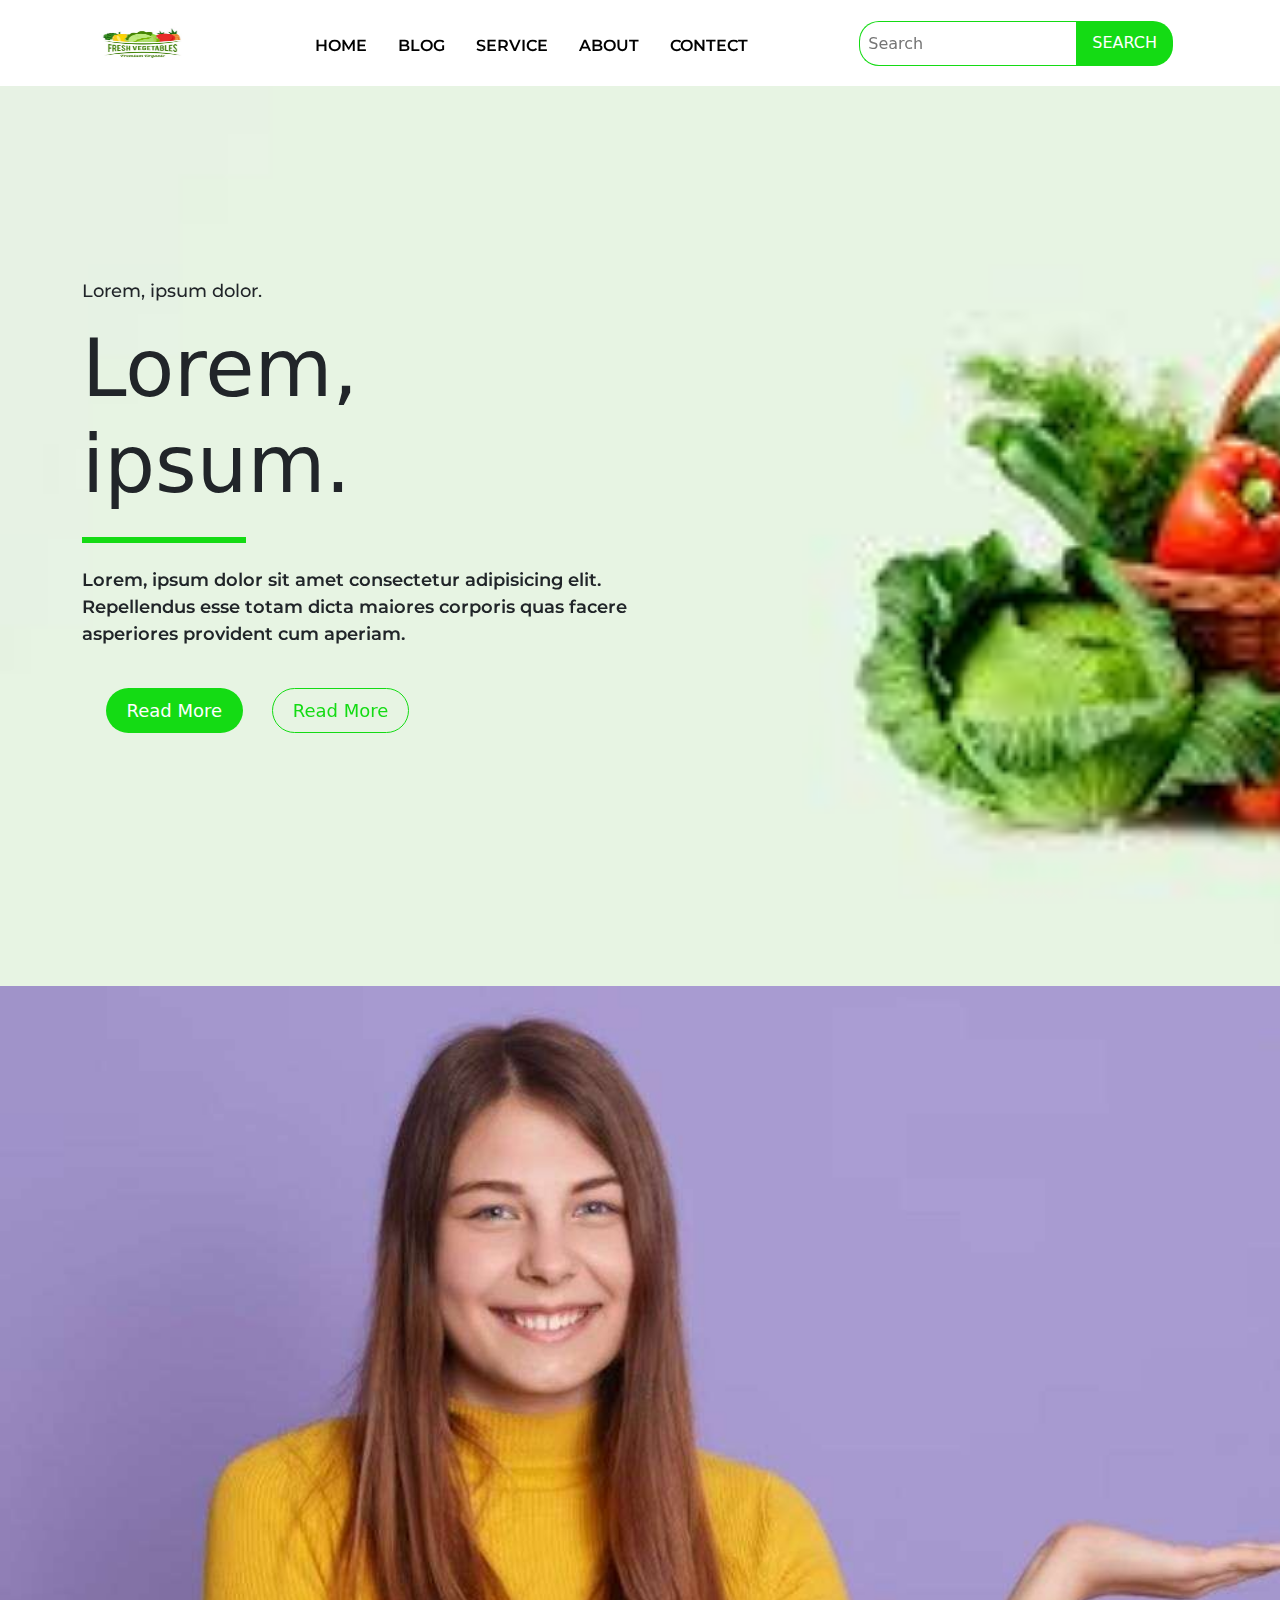
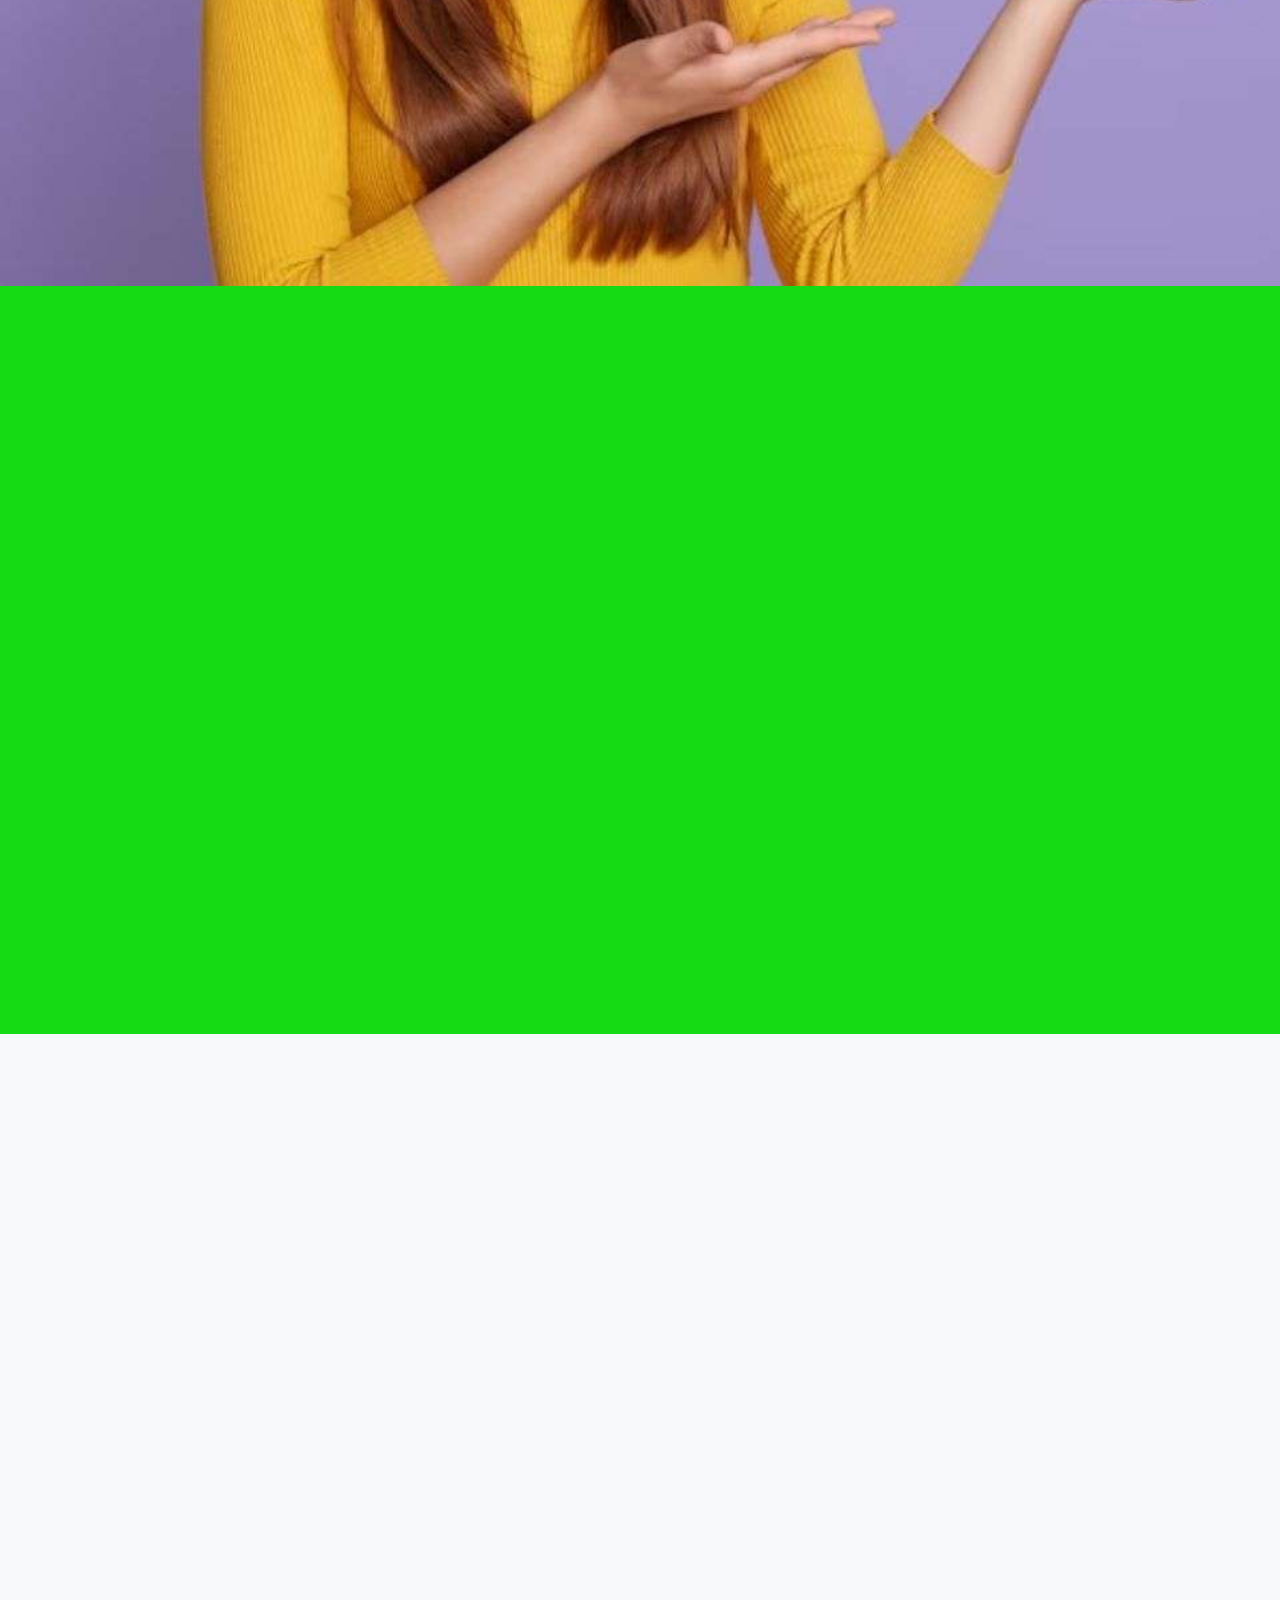
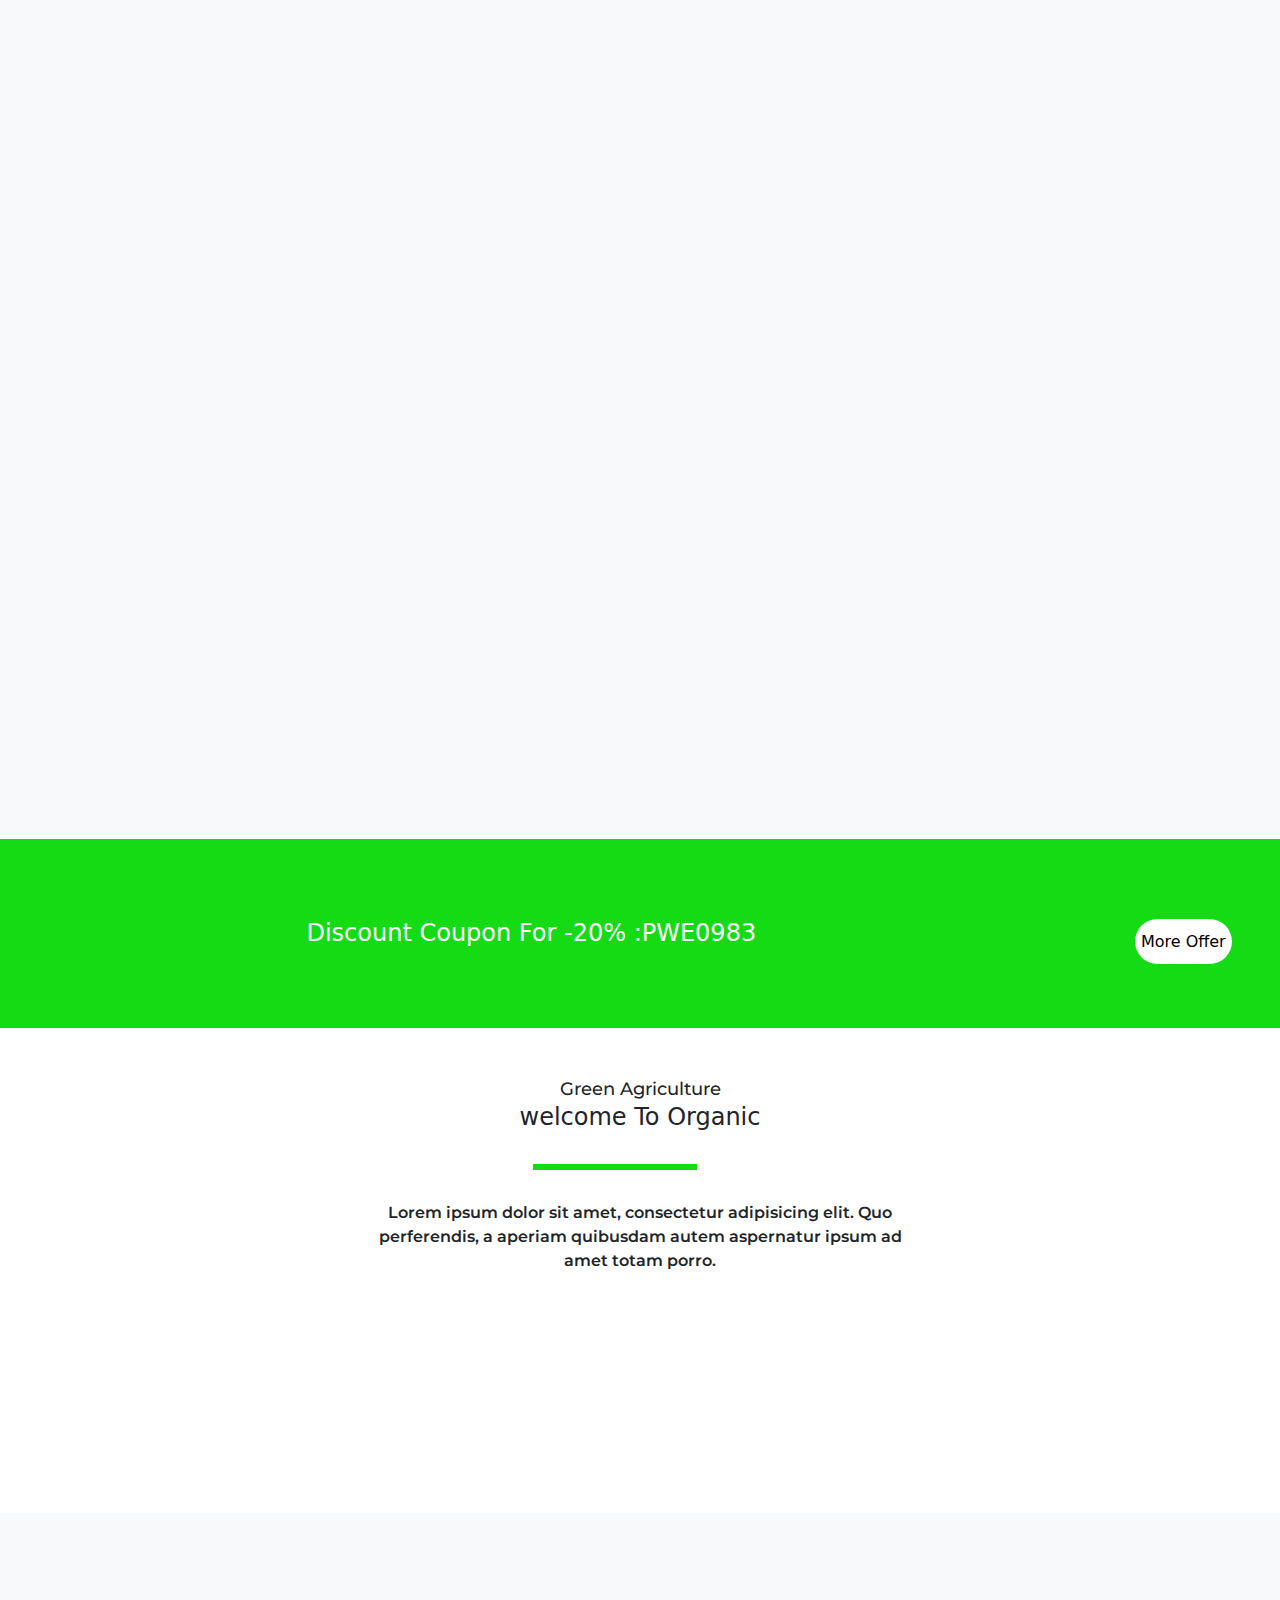
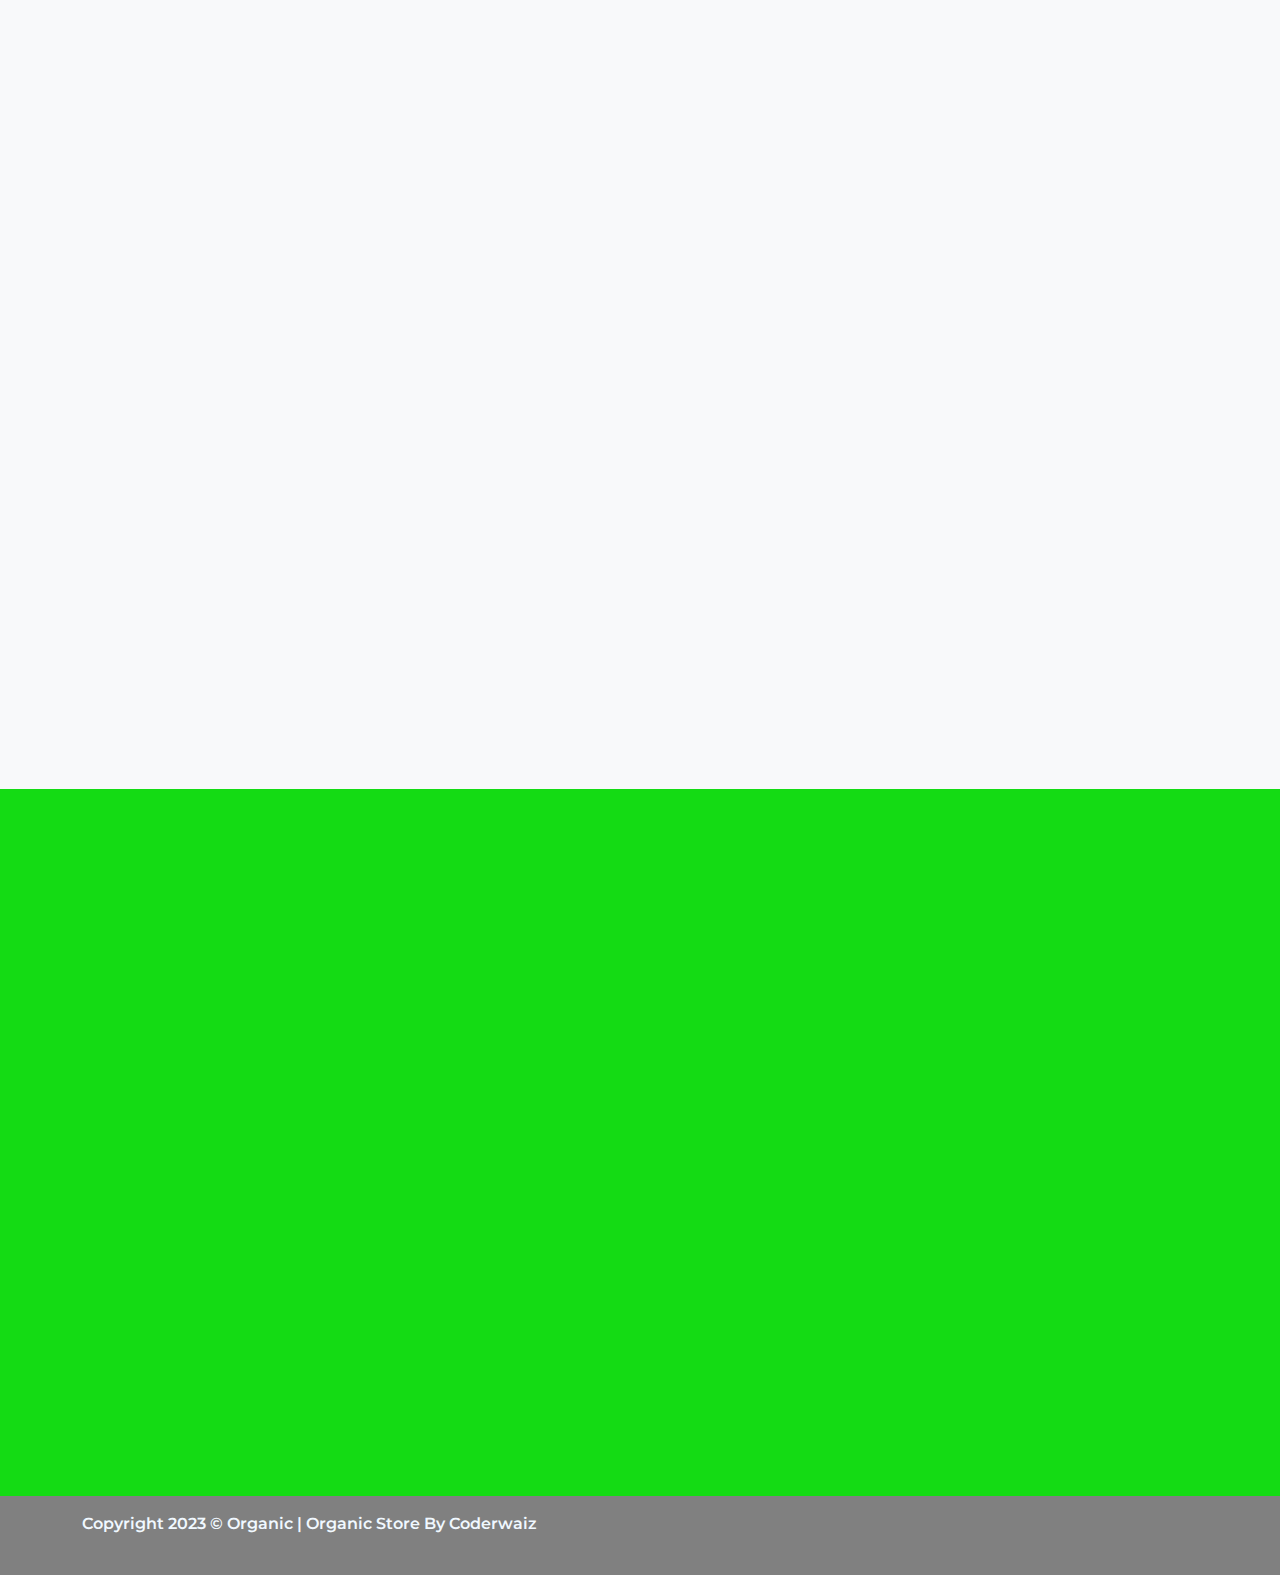
<file: index.html>
<!doctype html>
<html lang="en">

<head>
    <title>Green Vagitables Store</title>
    <!-- Required meta tags -->
    <meta charset="utf-8">
    <meta name="viewport" content="width=device-width, initial-scale=1, shrink-to-fit=no">
    <!-- fontawsome link  -->
    <link rel="stylesheet" href="https://cdnjs.cloudflare.com/ajax/libs/font-awesome/6.3.0/css/all.min.css"
        integrity="sha512-SzlrxWUlpfuzQ+pcUCosxcglQRNAq/DZjVsC0lE40xsADsfeQoEypE+enwcOiGjk/bSuGGKHEyjSoQ1zVisanQ=="
        crossorigin="anonymous" referrerpolicy="no-referrer" />
    <!-- google fobt link  -->
    <link rel="preconnect" href="https://fonts.googleapis.com">
    <link rel="preconnect" href="https://fonts.gstatic.com" crossorigin>
    <link href="https://fonts.googleapis.com/css2?family=Montserrat:wght@100&display=swap" rel="stylesheet">

    <!-- Bootstrap CSS v5.1.3 -->
    <link href="bootstrap/css/bootstrap.min.css" rel="stylesheet">
    <!-- bootstrap icon  -->
    <link rel="stylesheet" href="https://cdn.jsdelivr.net/npm/bootstrap-icons@1.10.2/font/bootstrap-icons.css"
        integrity="sha384-b6lVK+yci+bfDmaY1u0zE8YYJt0TZxLEAFyYSLHId4xoVvsrQu3INevFKo+Xir8e" crossorigin="anonymous">
    <!-- custom css  -->
    <!-- aos animation  -->
    <link href="https://unpkg.com/aos@2.3.1/dist/aos.css" rel="stylesheet">
    <link href="assets/css/style.css" rel="stylesheet" type="text/css">
    <!-- carousel  css-->
    <link rel="stylesheet" href="bootstrap/carouselcss/owl.carousel.css">
    <link rel="stylesheet" href="bootstrap/carouselcss/owl.theme.green.min.css">
</head>

<body>
    <!-- header  -->
    <nav class="navbar navbar-expand-lg" data-aos="fade-down">
        <div class="container">
            <a class="navbar-brand" href="#">
                <img src="assets/image/logo/logo3.jpg" alt="logo" class="img-fluid">
            </a>
            <button class="navbar-toggler" type="button" data-bs-toggle="collapse"
                data-bs-target="#navbarSupportedContent" aria-controls="navbarSupportedContent" aria-expanded="false"
                aria-label="Toggle navigation">
                <span class="navbar-toggler-icon"><i class="fas fa-bars"></i></span>
            </button>
            <div class="collapse navbar-collapse" id="navbarSupportedContent">
                <ul class="navbar-nav m-auto mb-0 mb-lg-0">
                    <li class="nav-item">
                        <a class="nav-link " href="#">Home</a>
                    </li>

                    <li class="nav-item">
                        <a class="nav-link" href="blog.html">blog</a>
                    </li>
                    <li class="nav-item">
                        <a class="nav-link" href="#">service</a>
                    </li>
                    <li class="nav-item">
                        <a class="nav-link" href="#">About</a>
                    </li>
                    <li class="nav-item">
                        <a class="nav-link" href="#">Contect</a>
                    </li>


                </ul>
                <form class="d-flex">
                    <input class=" px-2 search" type="search" placeholder="Search" aria-label="Search">
                    <button class="btn1 px-3" type="submit">Search</button>
                    <span><i class="fa-solid fa-bag-shopping"></i></span>
                </form>
            </div>
        </div>
    </nav>
    <!-- header end  -->
    <!-- =========main ======= -->
    <section class="main py-5">
        <div class="container py-5">
            <div class="row  py-5">
                <div class="col-lg-6  py-5">
                    <p data-aos="fade-up">Lorem, ipsum dolor.</p>
                    <h1 data-aos="zoom-in">Lorem, ipsum.</h1>
                    <div class="line my-4"></div>
                    <p data-aos="fade-up">Lorem, ipsum dolor sit amet consectetur adipisicing elit. Repellendus esse
                        totam dicta maiores
                        corporis quas facere asperiores provident cum aperiam.</p>
                    <button class="mbtn1 m-4" data-aos="fade-up">Read More</button>
                    <button class="mbtn2" data-aos="fade-up">Read More</button>

                </div>
            </div>
        </div>

    </section>
    <!-- ======about section==== -->
    <section class="about py-5">
        <div class="container py-5">
            <div class="row ">
                <div class="col-12 col-lg-6 offset-lg-7 py-5 col-md-6 col-sm-12 c0-12">
                    <p class="text-dark" data-aos="fade-left" ata-aos-easing="linear"
                    data-aos-duration="1000">Lorem ipsum dolor sit.</p>
                    <h1 class="text-dark" data-aos="fade-left" ata-aos-easing="linear"
                    data-aos-duration="1000">About our Product</h1>
                    <div class="line my-4" data-aos="fade-left" ata-aos-easing="linear"
                    data-aos-duration="1000"></div>
                    <p class="text-dark" data-aos="fade-left" ata-aos-easing="linear"
                    data-aos-duration="1000">Lorem ipsum, dolor sit amet consectetur adipisicing elit. Repellat officia est
                        excepturi culpa
                        beatae dolorum tempore unde consectetur modi quo!</p>
                    <button class="mbtn1 mt-4" data-aos="fade-left" ata-aos-easing="linear"
                    data-aos-duration="1000">Read more</button>

                </div>
            </div>

        </div>
    </section>
    <!-- ====welcome===  -->
    <section class="welcome pb-5 ">
        <div class="container py-5 pb-5 text-center">
            <div class="row py-5">
                <div class="col-lg-6 m-auto">
                    <p class="m-0 text-white " data-aos="zoom-in-up" data-aos-easing="linear"
                    data-aos-duration="1000">Green Agriculture</p>
                    <h4 class="text-white "data-aos="zoom-in-up" data-aos-easing="linear"
                    data-aos-duration="1000">Uor Best Product</h4>
                    <div class="line2 my-4 " data-aos="zoom-in-up" data-aos-easing="linear"
                    data-aos-duration="1000"></div>
                    <p class="text-white " data-aos="zoom-in-up" data-aos-easing="linear"
                    data-aos-duration="1000">Lorem ipsum dolor sit amet, consectetur adipisicing elit. Quo perferendis, a
                        aperiam quibusdam
                        autem aspernatur ipsum ad amet totam porro.</p>
                </div>
            </div>
            <div class="row py-5">
                <div class="col-lg-4 mt-2">
                    <div class="card py-3" data-aos="flip-left" data-aos-easing="ease-out-cubic"
                        data-aos-duration="2000">
                        <div class="card-body  ">
                            <span><i class="fa-solid fa-shop"></i></span>
                            <h2>Always Fresh</h2>
                            <p>Lorem ipsum dolor sit amet consectetur.</p>
                        </div>

                    </div>

                </div>
                <div class="col-lg-4 mt-2">
                    <div class="card py-3" data-aos="flip-left" data-aos-easing="ease-out-cubic"
                        data-aos-duration="2000">
                        <div class="card-body ">
                            <span><i class="fas fa-leaf"></i></span>
                            <h2>Always Fresh</h2>
                            <p>Lorem ipsum dolor sit amet consectetur.</p>
                        </div>

                    </div>

                </div>
                <div class="col-lg-4 mt-2">
                    <div class="card py-3" data-aos="flip-left" data-aos-easing="ease-out-cubic"
                        data-aos-duration="2000">
                        <div class="card-body  ">
                            <span><i class="fa fa-gift"></i></span>
                            <h2>Always Fresh</h2>
                            <p>Lorem ipsum dolor sit amet consectetur.</p>
                        </div>

                    </div>

                </div>
            </div>
        </div>
    </section>
    <!-- ====product==== -->
    <section class="product bg-light">
        <div class="container">
            <div class="row py-5 text-center">
                <div class="col-lg-6 m-auto">
                    <p class="m-0  "data-aos="zoom-in-up" data-aos-easing="linear"
                    data-aos-duration="1000">Green Agriculture</p>
                    <h4 data-aos="zoom-in-up" data-aos-easing="linear"
                    data-aos-duration="1000">welcome To Organic</h4>
                    <div class="line3 my-4 " data-aos="zoom-in-up" data-aos-easing="linear"
                    data-aos-duration="1000"></div>
                    <p data-aos="zoom-in-up" data-aos-easing="linear"
                    data-aos-duration="1000">Lorem ipsum dolor sit amet, consectetur adipisicing elit. Quo perferendis, a aperiam quibusdam
                        autem aspernatur ipsum ad amet totam porro.</p>
                </div>
            </div>
            <!-- 1st card row  -->
            <div class="row py-3">
                <div class="col-lg-4">
                    <div class="card p-2" data-aos="zoom-in-up" data-aos-easing="linear" data-aos-duration="1300">
                        <div class="card-body">
                            <div class="star mx-7">
                                <span><i class="fas fa-star"></i></span>
                                <span><i class="fas fa-star"></i></span>
                                <span><i class="fas fa-star"></i></span>
                                <span><i class="fas fa-star"></i></span>
                                <span><i class="fas fa-star"></i></span>

                            </div>
                            <img src="assets/image/product/categories14.png" alt="mg" class="img-fluid pb-3">
                            <h4 class="head1">Egg</h4>
                            <p class="par1">2 x 454g</p>
                            <h4 class="head1">$3</h4>
                            <button class="btnc my-4">Add To Card</button>

                        </div>
                    </div>
                </div>
                <div class="col-lg-4">
                    <div class="card p-2" data-aos="zoom-in-up" data-aos-easing="linear" data-aos-duration="1300">
                        <div class="card-body">
                            <div class="star mx-7">
                                <span><i class="fas fa-star"></i></span>
                                <span><i class="fas fa-star"></i></span>
                                <span><i class="fas fa-star"></i></span>
                                <span><i class="fas fa-star"></i></span>
                                <span><i class="fas fa-star"></i></span>

                            </div>
                            <img src="assets/image/product/images.jpg" alt="mg" class="img-fluid pb-3">
                            <h4 class="head1">Orabng</h4>
                            <p class="par1">2 x 454g</p>
                            <h4 class="head1">$3</h4>
                            <button class="btnc my-4">Add To Card</button>

                        </div>
                    </div>
                </div>
                <div class="col-lg-4">
                    <div class="card p-2" data-aos="zoom-in-up" data-aos-easing="linear" data-aos-duration="1300">
                        <div class="card-body">
                            <div class="star mx-7">
                                <span><i class="fas fa-star"></i></span>
                                <span><i class="fas fa-star"></i></span>
                                <span><i class="fas fa-star"></i></span>
                                <span><i class="fas fa-star"></i></span>
                                <span><i class="fas fa-star"></i></span>

                            </div>

                            <img src="assets/image/blog2.png" alt="mg" class="img-fluid pb-3">

                            <h4 class="head1">Orabng</h4>
                            <p class="par1">2 x 454g</p>
                            <h4 class="head1">$3</h4>
                            <button class="btnc my-4">Add To Card</button>

                        </div>
                    </div>
                </div>
            </div>
            <!-- 2nd card row  -->
            <div class="row py-3">
                <div class="col-lg-4">
                    <div class="card p-2" data-aos="zoom-in-up" data-aos-easing="linear" data-aos-duration="1300">
                        <div class="card-body">
                            <div class="star mx-7">
                                <span><i class="fas fa-star"></i></span>
                                <span><i class="fas fa-star"></i></span>
                                <span><i class="fas fa-star"></i></span>
                                <span><i class="fas fa-star"></i></span>
                                <span><i class="fas fa-star"></i></span>

                            </div>
                            <img src="assets/image/product/categories14.png" alt="mg" class="img-fluid pb-3">
                            <h4 class="head1">Garlic</h4>
                            <p class="par1">2 x 454g</p>
                            <h4 class="head1">$3</h4>
                            <button class="btnc my-4">Add To Card</button>

                        </div>
                    </div>
                </div>
                <div class="col-lg-4">
                    <div class="card p-2" data-aos="zoom-in-up" data-aos-easing="linear" data-aos-duration="1300">
                        <div class="card-body">
                            <div class="star mx-7">
                                <span><i class="fas fa-star"></i></span>
                                <span><i class="fas fa-star"></i></span>
                                <span><i class="fas fa-star"></i></span>
                                <span><i class="fas fa-star"></i></span>
                                <span><i class="fas fa-star"></i></span>

                            </div>
                            <img src="assets/image/product/images.jpg" alt="mg" class="img-fluid pb-3">
                            <h4 class="head1">Garlic</h4>
                            <p class="par1">2 x 454g</p>
                            <h4 class="head1">$3</h4>
                            <button class="btnc my-4">Add To Card</button>

                        </div>
                    </div>
                </div>
                <div class="col-lg-4">
                    <div class="card p-2" data-aos="zoom-in-up" data-aos-easing="linear" data-aos-duration="1300">
                        <div class="card-body">
                            <div class="star mx-7">
                                <span><i class="fas fa-star"></i></span>
                                <span><i class="fas fa-star"></i></span>
                                <span><i class="fas fa-star"></i></span>
                                <span><i class="fas fa-star"></i></span>
                                <span><i class="fas fa-star"></i></span>

                            </div>

                            <img src="assets/image/image1.jpg" alt="mg" class="img-fluid pb-3">

                            <h4 class="head1">Orabng</h4>
                            <p class="par1">2 x 454g</p>
                            <h4 class="head1">$3</h4>
                            <button class="btnc my-4">Add To Card</button>

                        </div>
                    </div>
                </div>
            </div>
            <!-- read more button  -->
            <div class="row py-5 text-center" data-aos="zoom-in-up">
                <div class="col-lg-6 m-auto">
                    <button class="mbtn1">Read More</button>
                </div>
            </div>
        </div>
    </section>
    <!-- =====discount ==== -->
    <section class="discount py-3">
        <div class="row py-5">
            <div class="col-lg-10 m-auto text-center">
                <h4 class="head1"><span><i class="fas fa-sack-dollar"></i> Discount Coupon For -20% :</span>PWE0983</h4>
            </div>
            <div class="col-lg-2 m-auto mt-3">
                <button class="dbtn"> More Offer</button>
            </div>
        </div>

    </section>
    <!-- =====store===== -->
    <section class="store">
        <div class="container py-5 text-center">
            <div class="row  text-center">
                <div class="col-lg-6 m-auto">
                    <p class="m-0  ">Green Agriculture</p>
                    <h4>welcome To Organic</h4>
                    <div class="line3 my-4"></div>
                    <p>Lorem ipsum dolor sit amet, consectetur adipisicing elit. Quo perferendis, a aperiam quibusdam
                        autem aspernatur ipsum ad amet totam porro.</p>
                </div>
            </div>

            <!-- card section  -->

            <div class="row">
                <div class="col-lg-3 mt-2">
                    <div class="card p-2" data-aos="zoom-in-right" data-aos="fade-left" ata-aos-easing="linear"
                    data-aos-duration="1000">
                        <div class="card-body">
                            <span> <i class="fas fa-truck"></i> </span>
                            <h5 class="head1 py-3">Free Shipping</h5>
                            <p class="par1">With $100 or more orders.Go to ours store</p>
                        </div>
                    </div>
                </div>
                <div class="col-lg-3 mt-2">
                    <div class="card p-2" data-aos="zoom-in" data-aos="fade-left" ata-aos-easing="linear"
                    data-aos-duration="1000">
                        <div class="card-body">
                            <span><i class="bi bi-patch-check"></i></span>
                            <h5 class="head1 py-3">Organic Certified</h5>
                            <p class="par1">With $100 or more orders.Go to ours store</p>
                        </div>
                    </div>
                </div>
                <div class="col-lg-3 mt-2">
                    <div class="card p-2" data-aos="zoom-in" data-aos="fade-left" ata-aos-easing="linear"
                    data-aos-duration="1000">
                        <div class="card-body">
                            <span> <i class="bi bi-file-earmark-lock"></i> </span>
                            <h5 class="head1 py-3">Secure Payment</h5>
                            <p class="par1">With $100 or more orders.Go to ours store</p>
                        </div>
                    </div>
                </div>
                <div class="col-lg-3 mt-2">
                    <div class="card p-2" data-aos="zoom-in-left" data-aos="fade-left" ata-aos-easing="linear"
                    data-aos-duration="1000">
                        <div class="card-body">
                            <span> <i class="bi bi-person-x-fill"></i></span>
                            <h5 class="head1 py-3">Friendly Support</h5>
                            <p class="par1">With $100 or more orders.Go to ours store</p>
                        </div>
                    </div>
                </div>
            </div>


        </div>
    </section>
    <!-- ===selller==== -->
    <section class="seller bg-light">
        <div class="container py-5">
            <div class="row ">
                <div class="col-lg-6">
                    <h1 class="py-5" data-aos="fade-up" data-aos="fade-left" ata-aos-easing="linear"
                    data-aos-duration="1000">New Arrivals</h1>
                </div>

            </div>
            <div class="row py-2">
                <div class="col-lg-6">
                    <div class="card" data-aos="fade-up" data-aos-anchor-placement="bottom-bottom"
                   >
                        <div class="row">
                            <div class="col-lg-6 py-5">
                                <img src="assets/image/blog-page1.png" alt="img" class="p-3 img-fluid">
                            </div>
                            <div class="col-lg-6 py-5">

                                <span><i class="fas fa-star"></i></span>
                                <span><i class="fas fa-star"></i></span>
                                <span><i class="fas fa-star"></i></span>
                                <span><i class="fas fa-star"></i></span>
                                <span><i class="fas fa-star"></i></span>
                                <h5 class="head1 my-3">Orabng</h5>
                                <p class="par1 fs-5 my-1">2 454g</p>
                                <h5 class="head1 my-1">$3</h5>
                            </div>
                        </div>
                    </div>
                </div>
                <div class="col-lg-6">
                    <div class="card" data-aos="fade-up" data-aos-anchor-placement="bottom-bottom">
                        <div class="row">
                            <div class="col-lg-6 py-5 ">
                                <img src="assets/image/blog2.png" alt="img" class="p-3 img-fluid">
                            </div>
                            <div class="col-lg-6 py-5">

                                <span><i class="fas fa-star"></i></span>
                                <span><i class="fas fa-star"></i></span>
                                <span><i class="fas fa-star"></i></span>
                                <span><i class="fas fa-star"></i></span>
                                <span><i class="fas fa-star"></i></span>

                                <h5 class="head1 my-3">Orabng</h5>
                                <p class="par1 fs-5 my-1">2 454g</p>
                                <h5 class="head1 my-1">$3</h5>
                            </div>
                        </div>
                    </div>
                </div>
            </div>
            <div class="row py-2">
                <div class="col-lg-6">
                    <div class="card" data-aos="fade-up" data-aos-anchor-placement="bottom-bottom">
                        <div class="row">
                            <div class="col-lg-6 py-5">
                                <img src="assets/image/blog-page3.png" alt="img" class="p-3 img-fluid">
                            </div>
                            <div class="col-lg-6 py-5">

                                <span><i class="fas fa-star"></i></span>
                                <span><i class="fas fa-star"></i></span>
                                <span><i class="fas fa-star"></i></span>
                                <span><i class="fas fa-star"></i></span>
                                <span><i class="fas fa-star"></i></span>

                                <h5 class="head1 my-3">Orabng</h5>
                                <p class="par1 fs-5 my-1">2 454g</p>
                                <h5 class="head1 my-1">$3</h5>
                            </div>
                        </div>
                    </div>
                </div>
                <div class="col-lg-6">
                    <div class="card" data-aos="fade-up" data-aos-anchor-placement="bottom-bottom">
                        <div class="row">
                            <div class="col-lg-6 py-5 ">
                                <img src="assets/image/food.jpg" alt="img" class="p-3 img-fluid">
                            </div>
                            <div class="col-lg-6 py-5">

                                <span><i class="fas fa-star"></i></span>
                                <span><i class="fas fa-star"></i></span>
                                <span><i class="fas fa-star"></i></span>
                                <span><i class="fas fa-star"></i></span>
                                <span><i class="fas fa-star"></i></span>

                                <h5 class="head1 my-3">Orabng</h5>
                                <p class="par1 fs-5 my-1">2 454g</p>
                                <h5 class="head1 my-1">$3</h5>
                            </div>
                        </div>
                    </div>
                </div>
            </div>
        </div>
        </div>

    </section>
    <!-- ============contact====== -->
    <section class="contact py-5 ">
        <div class="container py-3">
            <div class="row">
                <div class="col-lg-7">
                    <p class="m-0" data-aos="fade-right" ata-aos-easing="linear"
                    data-aos-duration="1000">Green Agriculture</p>
                    <h1 class="head1" data-aos="fade-right" ata-aos-easing="linear"
                    data-aos-duration="1000">welcome To Organic</h1>
                    <div class="line2 m-0" data-aos="fade-right" ata-aos-easing="linear"
                    data-aos-duration="1000"></div>
                    <p data-aos="fade-right" ata-aos-easing="linear"
                    data-aos-duration="1000">Lorem ipsum dolor sit amet, consectetur adipisicing elit. Quo perferendis, a aperiam quibusdam
                        autem aspernatur ipsum ad amet totam porro.</p>
                </div>
            </div>
            <div class="row py-3">
                <div class="col-lg-4" data-aos="fade-right" ata-aos-easing="linear"
                data-aos-duration="1000">
                    <div class="row p-2">
                        <div class="col-lg-3 col-sm-3 col-2">
                            <div class="circle">
                                <span><i class="bi bi-house-fill"></i></span>
                            </div>
                        </div>
                        <div class="col-lg-8 col-sm-8 col-8 pt-2">
                            <p>Lorem ipsum dolor sit amet, consectetur adipisicing.</p>
                        </div>

                    </div>
                    <div class="row p-2">
                        <div class="col-lg-3 col-sm-3 col-2">
                            <div class="circle">
                                <span><i class="bi bi-envelope"></i></span>
                            </div>
                        </div>
                        <div class="col-lg-8 col-sm-8 col-8 pt-2">
                            <p class="mt-2">Lorem ipsum dolor sit amet.</p>
                        </div>

                    </div>
                    <div class="row p-2">
                        <div class="col-lg-3 col-sm-3 col-2">
                            <div class="circle">
                                <span> <i class="bi bi-telephone"></i></span>
                            </div>
                        </div>
                        <div class="col-lg-8 col-sm-8 col-8 pt-2">
                            <p>+91-9883838383</p>
                        </div>

                    </div>


                    <div class="row p-2">
                        <div class="col-lg-3 col-sm-3 col-2">
                            <div class="circle">
                                <span><i class="bi bi-chat"></i></span>
                            </div>
                        </div>
                        <div class="col-lg-8 col-sm-8 col-8 pt-2">
                            <p>Lorem ipsum dolor sit amet, consectetur adipisicing.</p>
                        </div>

                    </div>
                </div>
                <div class="col-lg-6">
                    <form action="" method="post" data-aos="fade-left" ata-aos-easing="linear"
                    data-aos-duration="1000">
                        <input type="text" placeholder="Name...">
                        <input type="text" placeholder="Email...">
                        <input type="text" placeholder="Phone...">
                        <textarea type="text" placeholder="Message..."></textarea>
                        <button class="dbtn m-0">Send Now</button>

                    </form>

                </div>
            </div>
        </div>

    </section>
    <!-- ======footer====== -->
    <section class="footer">
        <div class="container">
            <div class="row">
                <div class="col-lg-9 py-3">
                    <p>Copyright 2023 &copy; Organic | Organic Store By Coderwaiz</p>
                </div>
                <div class="col-lg-3 py-3">
                    <div class="s1">
                        <span><i class="bi bi-youtube"></i></span>
                    </div>
                    <div class="s1">
                        <span><i class="bi bi-whatsapp"></i></span>

                    </div>
                    <div class="s1">
                        <span><i class="bi bi-facebook"></i></span>

                    </div>
                    <div class="s1">
                        <span><i class="bi bi-instagram"></i></span>

                    </div>
                </div>
            </div>
        </div>

    </section>

    <!-- js bundle  -->
    <script src="https://cdn.jsdelivr.net/npm/bootstrap@5.1.3/dist/js/bootstrap.bundle.min.js"
        integrity="sha384-ka7Sk0Gln4gmtz2MlQnikT1wXgYsOg+OMhuP+IlRH9sENBO0LRn5q+8nbTov4+1p"
        crossorigin="anonymous"></script>
    <!-- aos animation  -->

    <script src="https://unpkg.com/aos@2.3.1/dist/aos.js"></script>



    <script>
        var popoverTriggerList = [].slice.call(document.querySelectorAll('[data-bs-toggle="popover"]'))
        var popoverList = popoverTriggerList.map(function (popoverTriggerEl) {
            return new bootstrap.Popover(popoverTriggerEl)
        })
    </script>
    <!-- aos animation  -->
    <script>
        AOS.init();
    </script>

</body>


</html>
</file>
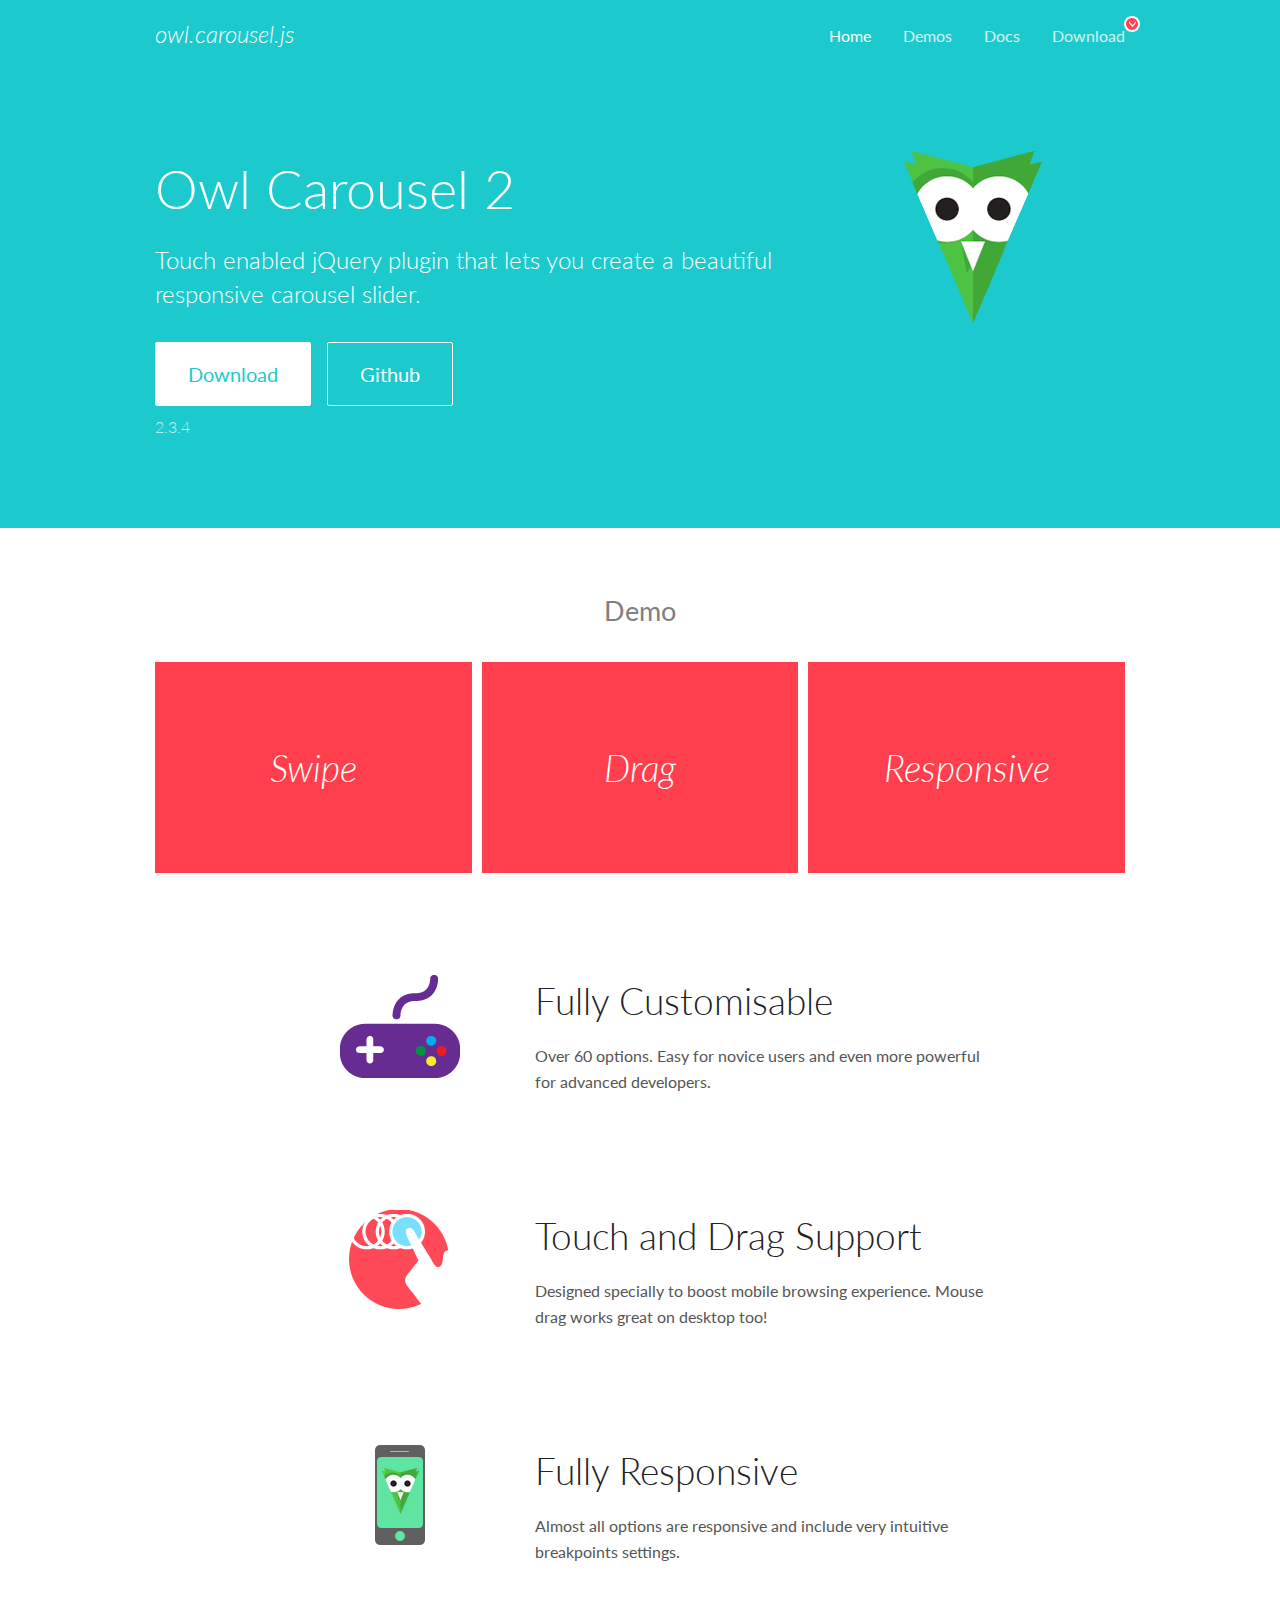
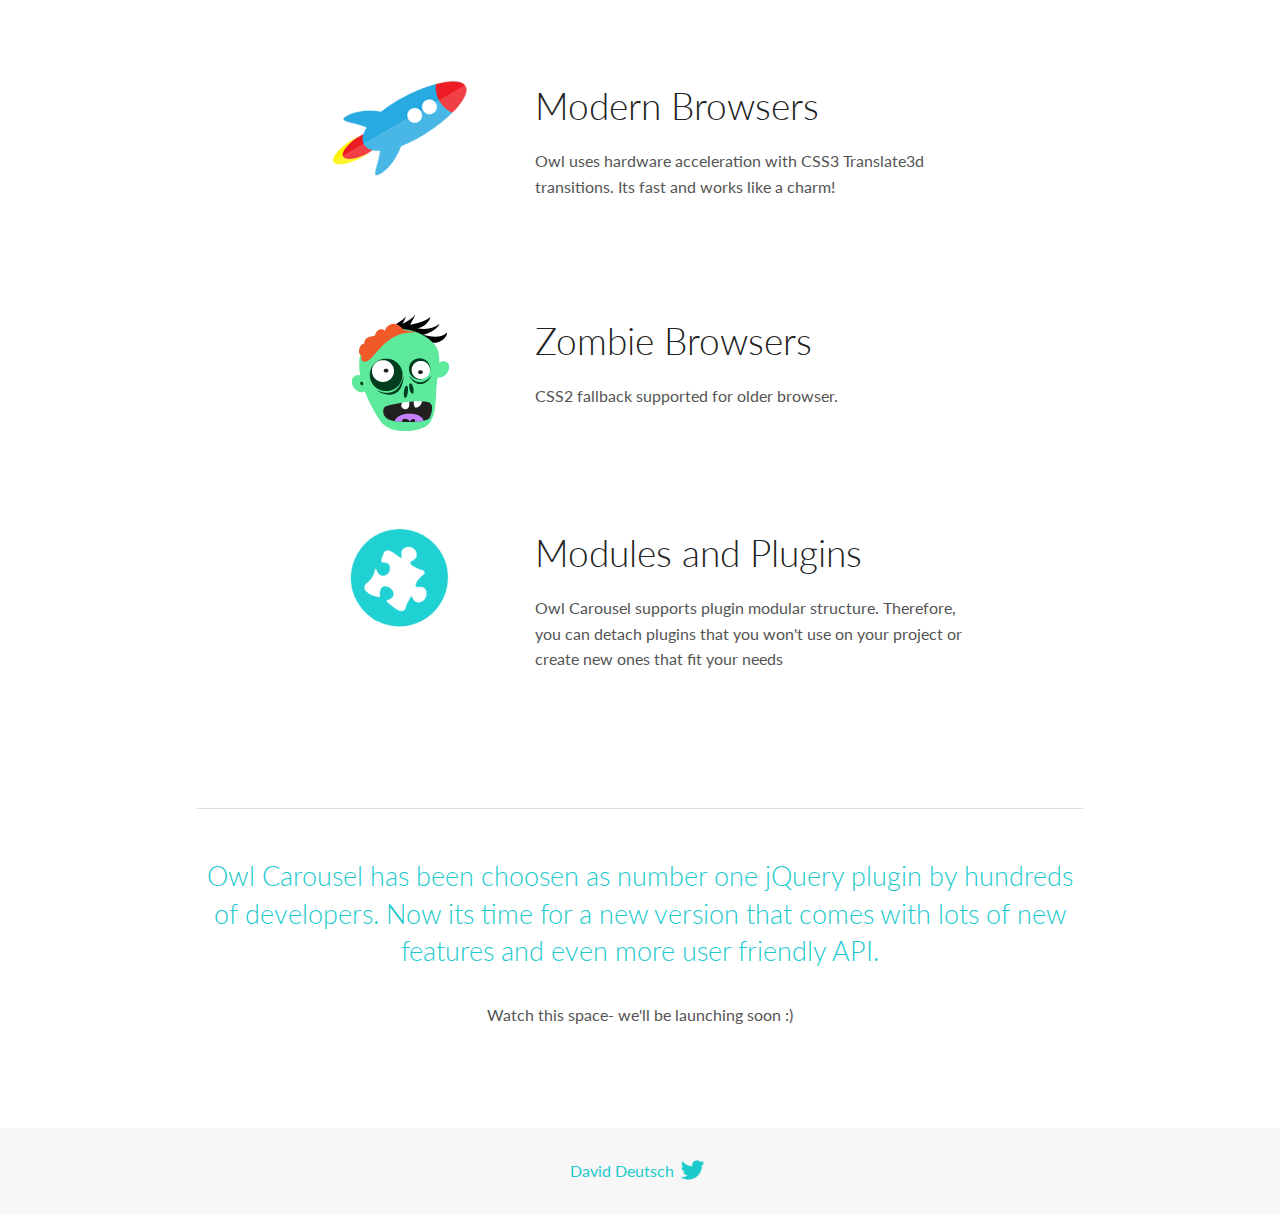
<file: carousel/docs/index.html>
<!DOCTYPE html>
<html lang="en">
  <head>

    <!-- head -->
    <meta charset="utf-8">
    <meta name="msapplication-tap-highlight" content="no" />
    <meta name="viewport" content="width=device-width, initial-scale=1.0" />
    <meta name="description" content="Touch enabled jQuery plugin that lets you create beautiful responsive carousel slider.">
    <meta name="author" content="David Deutsch">
    <title>
      Home | Owl Carousel | 2.3.4
    </title>

    <!-- Stylesheets -->
    <link href='https://fonts.googleapis.com/css?family=Lato:300,400,700,400italic,300italic' rel='stylesheet' type='text/css'>
    <link rel="stylesheet" href="assets/css/docs.theme.min.css">

    <!-- Owl Stylesheets -->
    <link rel="stylesheet" href="assets/owlcarousel/assets/owl.carousel.min.css">
    <link rel="stylesheet" href="assets/owlcarousel/assets/owl.theme.default.min.css">

    <!-- HTML5 shim and Respond.js IE8 support of HTML5 elements and media queries -->

    <!--[if lt IE 9]>
      <script src="https://oss.maxcdn.com/libs/html5shiv/3.7.0/html5shiv.js"></script>
      <script src="https://oss.maxcdn.com/libs/respond.js/1.3.0/respond.min.js"></script>
    <![endif]-->

    <!-- Favicons -->
    <link rel="apple-touch-icon-precomposed" sizes="144x144" href="assets/ico/apple-touch-icon-144-precomposed.png">
    <link rel="shortcut icon" href="assets/ico/favicon.png">
    <link rel="shortcut icon" href="favicon.ico">

    <!-- Yeah i know js should not be in header. Its required for demos.-->

    <!-- javascript -->
    <script src="assets/vendors/jquery.min.js"></script>
    <script src="assets/owlcarousel/owl.carousel.js"></script>
  </head>
  <body>

    <!-- header -->
    <header class="header">
      <div class="row">
        <div class="large-12 columns">
          <div class="brand left">
            <h3>
              <a href="/OwlCarousel2/">owl.carousel.js</a> 
            </h3>
          </div>
          <a id="toggle-nav" class="right">
            <span></span> <span></span> <span></span> 
          </a> 
          <div class="nav-bar">
            <ul class="clearfix">
              <li class="active">
                <a href="/OwlCarousel2/index.html">Home</a> 
              </li>
              <li> <a href="/OwlCarousel2/demos/demos.html">Demos</a>  </li>
              <li> <a href="/OwlCarousel2/docs/started-welcome.html">Docs</a>  </li>
              <li>
                <a href="https://github.com/OwlCarousel2/OwlCarousel2/archive/2.3.4.zip">Download</a> 
                <span class="download"></span> 
              </li>
            </ul>
          </div>
        </div>
      </div>
    </header>

    <!-- home panel -->
    <section id="hero">
      <div class="row">
        <div class="large-8 medium-8 columns">
          <h1>Owl Carousel 2</h1>
          <h4>Touch enabled jQuery plugin that lets you create a beautiful responsive carousel slider.</h4>
          <a href="https://github.com/OwlCarousel2/OwlCarousel2/archive/2.3.4.zip" class="hero-button">Download</a> 
          <a href="https://github.com/OwlCarousel2/OwlCarousel2" class="hero-button outline">Github</a> 
          <p>2.3.4</p>
        </div>
        <div class="large-4 medium-4 columns">
          <img class="owl-logo" src="assets/img/owl-logo.png" alt="mr. Owl">
        </div>
      </div>
    </section>

    <!-- body -->
    <div class="home-demo">
      <div class="row">
        <div class="large-12 columns">
          <h3>Demo</h3>
          <div class="owl-carousel">
            <div class="item">
              <h2>Swipe</h2>
            </div>
            <div class="item">
              <h2>Drag</h2>
            </div>
            <div class="item">
              <h2>Responsive</h2>
            </div>
            <div class="item">
              <h2>CSS3</h2>
            </div>
            <div class="item">
              <h2>Fast</h2>
            </div>
            <div class="item">
              <h2>Easy</h2>
            </div>
            <div class="item">
              <h2>Free</h2>
            </div>
            <div class="item">
              <h2>Upgradable</h2>
            </div>
            <div class="item">
              <h2>Tons of options</h2>
            </div>
            <div class="item">
              <h2>Infinity</h2>
            </div>
            <div class="item">
              <h2>Auto Width</h2>
            </div>
          </div>
        </div>
      </div>
    </div>
    <script>
      var owl = $('.owl-carousel');
      owl.owlCarousel({
        margin: 10,
        loop: true,
        responsive: {
          0: {
            items: 1
          },
          600: {
            items: 2
          },
          1000: {
            items: 3
          }
        }
      })
    </script>

    <!-- features -->
    <div id="features">
      <div class="row">
        <div class="small-12 medium-9 small-centered columns">
          <section class="row feature">
            <div class="medium-4 small-12 columns">
              <img src="assets/img/feature-options.png" alt="">
            </div>
            <div class="medium-8 small-12 columns">
              <h2>Fully Customisable</h2>
              <p>Over 60 options. Easy for novice users and even more powerful for advanced developers.</p>
            </div>
          </section>
          <section class="row feature">
            <div class="medium-4 small-12 columns">
              <img src="assets/img/feature-drag.png" alt="">
            </div>
            <div class="medium-8 small-12 columns">
              <h2>Touch and Drag Support</h2>
              <p>Designed specially to boost mobile browsing experience. Mouse drag works great on desktop too!</p>
            </div>
          </section>
          <section class="row feature">
            <div class="medium-4 small-12 columns">
              <img src="assets/img/feature-responsive.png" alt="">
            </div>
            <div class="medium-8 small-12 columns">
              <h2>Fully Responsive</h2>
              <p>Almost all options are responsive and include very intuitive breakpoints settings.</p>
            </div>
          </section>
          <section class="row feature">
            <div class="medium-4 small-12 columns">
              <img src="assets/img/feature-modern.png" alt="">
            </div>
            <div class="medium-8 small-12 columns">
              <h2>Modern Browsers</h2>
              <p>Owl uses hardware acceleration with CSS3 Translate3d transitions. Its fast and works like a charm! </p>
            </div>
          </section>
          <section class="row feature">
            <div class="medium-4 small-12 columns">
              <img src="assets/img/feature-zombie.png" alt="">
            </div>
            <div class="medium-8 small-12 columns">
              <h2>Zombie Browsers</h2>
              <p>CSS2 fallback supported for older browser.</p>
            </div>
          </section>
          <section class="row feature">
            <div class="medium-4 small-12 columns">
              <img src="assets/img/feature-module.png" alt="">
            </div>
            <div class="medium-8 small-12 columns">
              <h2>Modules and Plugins</h2>
              <p>Owl Carousel supports plugin modular structure. Therefore, you can detach plugins that you won&#x27;t use on your project or create new ones that fit your needs</p>
            </div>
          </section>
        </div>
      </div>
    </div>

    <!-- footer -->
    <section id="teaser-text">
      <div class="row">
        <div class="small-12 medium-11 small-centered columns">
          <hr>
          <h3 id="owl-carousel-has-been-choosen-as-number-one-jquery-plugin-by-hundreds-of-developers-now-its-time-for-a-new-version-that-comes-with-lots-of-new-features-and-even-more-user-friendly-api-">Owl Carousel has been choosen as number one jQuery plugin by hundreds of developers. Now its time for a new version that comes with lots of new features and even more user friendly API.</h3>
          <p>Watch this space- we&#39;ll be launching soon :)</p>
        </div>
      </div>
    </section>

    <!-- footer -->
    <footer class="footer">
      <div class="row">
        <div class="large-12 columns">
          <h5>
            <a href="/OwlCarousel2/docs/support-contact.html">David Deutsch</a> 
            <a id="custom-tweet-button" href="https://twitter.com/share?url=https://github.com/OwlCarousel2/OwlCarousel2&text=Owl Carousel - This is so awesome! " target="_blank"></a> 
          </h5>
        </div>
      </div>
    </footer>

    <!-- vendors -->
    <script src="assets/vendors/highlight.js"></script>
    <script src="assets/js/app.js"></script>
  </body>
</html>
</file>
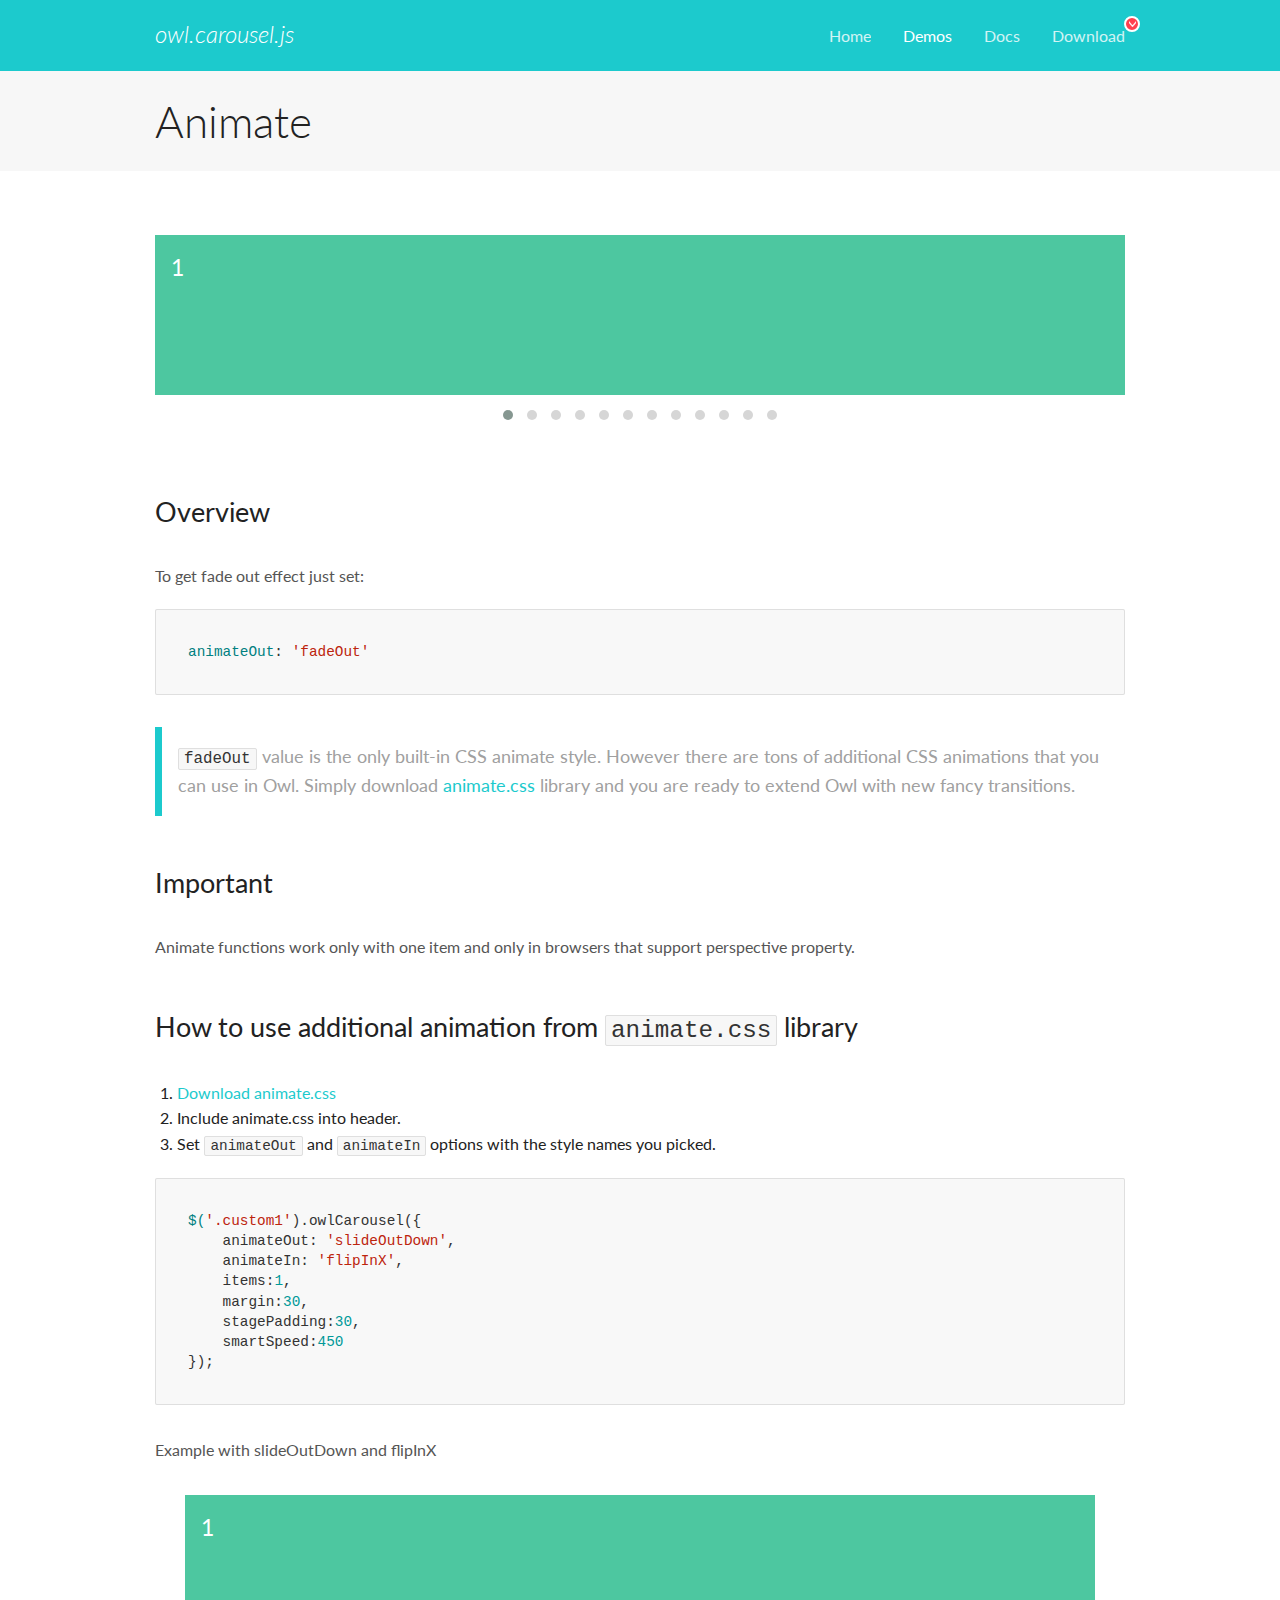
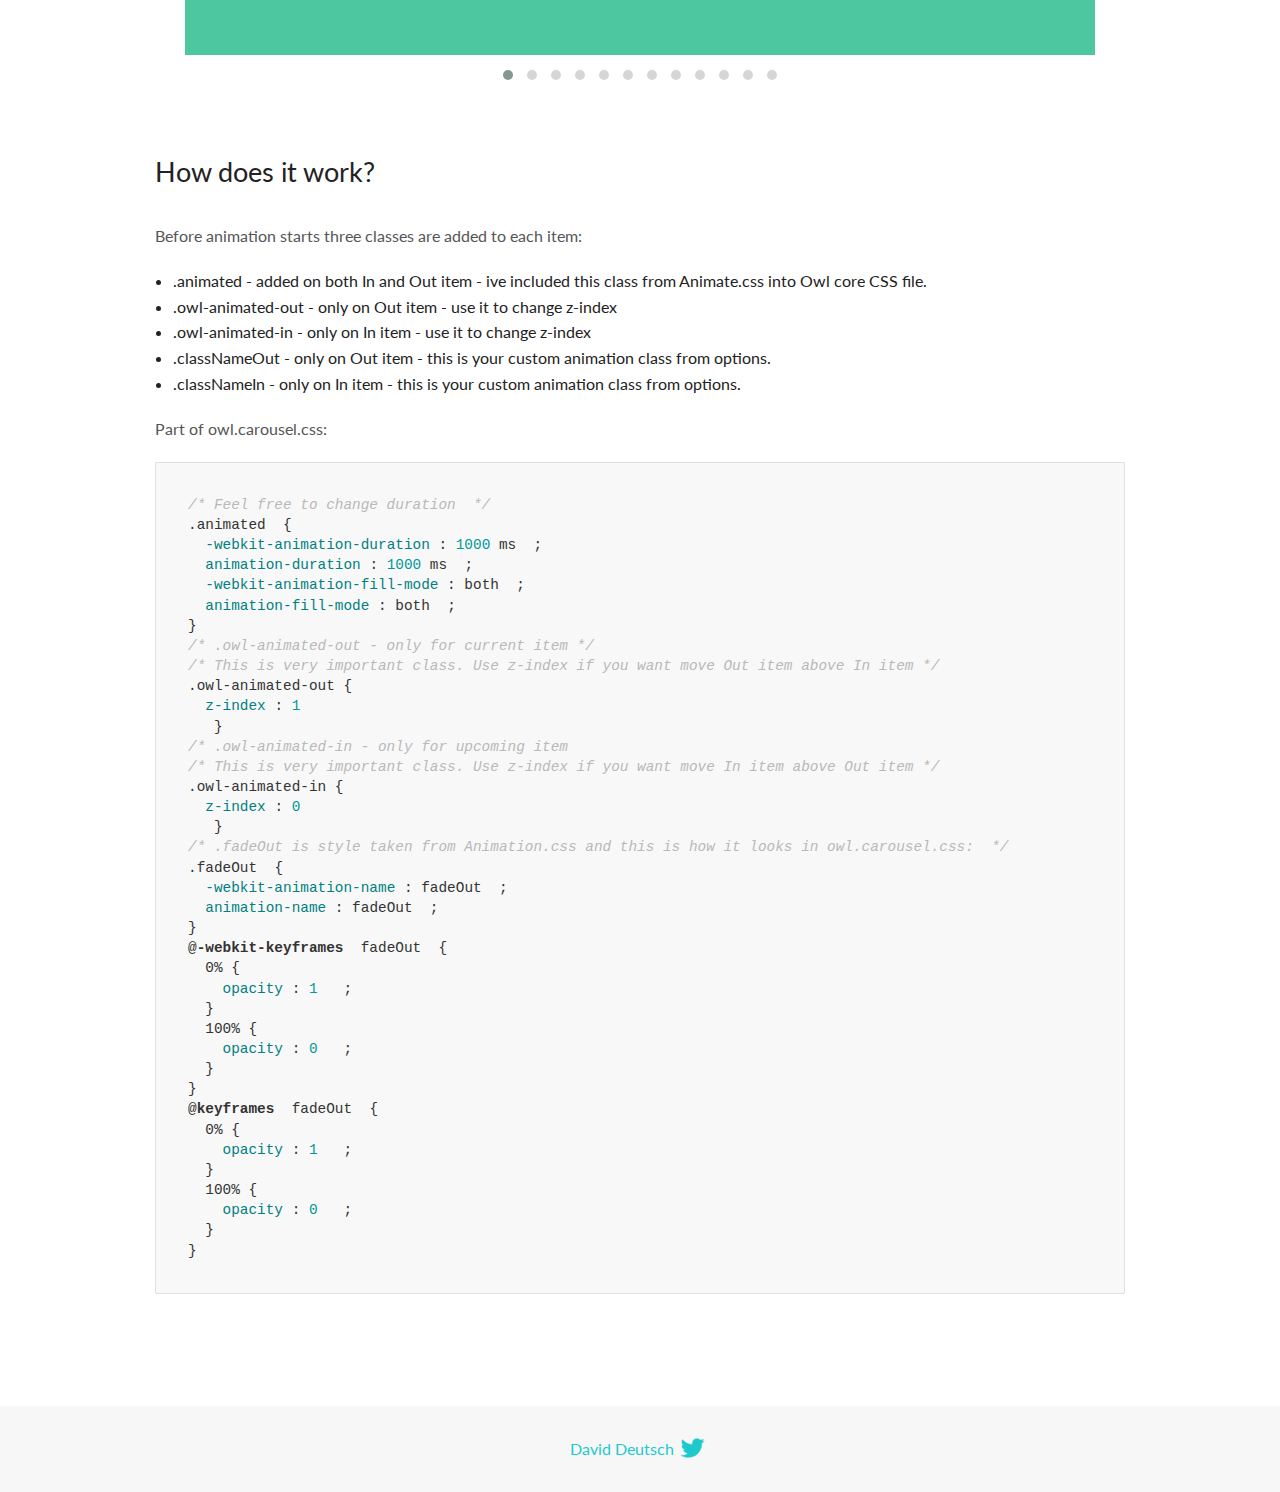
<file: carousel/docs/demos/animate.html>
<!DOCTYPE html>
<html lang="en">
  <head>

    <!-- head -->
    <meta charset="utf-8">
    <meta name="msapplication-tap-highlight" content="no" />
    <meta name="viewport" content="width=device-width, initial-scale=1.0" />
    <meta name="description" content="Animate carousel">
    <meta name="author" content="David Deutsch">
    <title>
      Animate Demo | Owl Carousel | 2.3.4
    </title>

    <!-- Stylesheets -->
    <link href='https://fonts.googleapis.com/css?family=Lato:300,400,700,400italic,300italic' rel='stylesheet' type='text/css'>
    <link rel="stylesheet" href="../assets/css/docs.theme.min.css">

    <!-- Owl Stylesheets -->
    <link rel="stylesheet" href="../assets/owlcarousel/assets/owl.carousel.min.css">
    <link rel="stylesheet" href="../assets/owlcarousel/assets/owl.theme.default.min.css">

    <!-- HTML5 shim and Respond.js IE8 support of HTML5 elements and media queries -->

    <!--[if lt IE 9]>
      <script src="https://oss.maxcdn.com/libs/html5shiv/3.7.0/html5shiv.js"></script>
      <script src="https://oss.maxcdn.com/libs/respond.js/1.3.0/respond.min.js"></script>
    <![endif]-->

    <!-- Favicons -->
    <link rel="apple-touch-icon-precomposed" sizes="144x144" href="../assets/ico/apple-touch-icon-144-precomposed.png">
    <link rel="shortcut icon" href="../assets/ico/favicon.png">
    <link rel="shortcut icon" href="favicon.ico">

    <!-- Yeah i know js should not be in header. Its required for demos.-->

    <!-- javascript -->
    <script src="../assets/vendors/jquery.min.js"></script>
    <script src="../assets/owlcarousel/owl.carousel.js"></script>
  </head>
  <body>

    <!-- header -->
    <header class="header">
      <div class="row">
        <div class="large-12 columns">
          <div class="brand left">
            <h3>
              <a href="/OwlCarousel2/">owl.carousel.js</a> 
            </h3>
          </div>
          <a id="toggle-nav" class="right">
            <span></span> <span></span> <span></span> 
          </a> 
          <div class="nav-bar">
            <ul class="clearfix">
              <li> <a href="/OwlCarousel2/index.html">Home</a>  </li>
              <li class="active">
                <a href="/OwlCarousel2/demos/demos.html">Demos</a> 
              </li>
              <li> <a href="/OwlCarousel2/docs/started-welcome.html">Docs</a>  </li>
              <li>
                <a href="https://github.com/OwlCarousel2/OwlCarousel2/archive/2.3.4.zip">Download</a> 
                <span class="download"></span> 
              </li>
            </ul>
          </div>
        </div>
      </div>
    </header>

    <!-- title -->
    <section class="title">
      <div class="row">
        <div class="large-12 columns">
          <h1>Animate</h1>
        </div>
      </div>
    </section>

    <!--  Demos -->
    <section id="demos">
      <div class="row">
        <div class="large-12 columns">
          <div class="fadeOut owl-carousel owl-theme">
            <div class="item">
              <h4>1</h4>
            </div>
            <div class="item">
              <h4>2</h4>
            </div>
            <div class="item">
              <h4>3</h4>
            </div>
            <div class="item">
              <h4>4</h4>
            </div>
            <div class="item">
              <h4>5</h4>
            </div>
            <div class="item">
              <h4>6</h4>
            </div>
            <div class="item">
              <h4>7</h4>
            </div>
            <div class="item">
              <h4>8</h4>
            </div>
            <div class="item">
              <h4>9</h4>
            </div>
            <div class="item">
              <h4>10</h4>
            </div>
            <div class="item">
              <h4>11</h4>
            </div>
            <div class="item">
              <h4>12</h4>
            </div>
          </div>
          <h3 id="overview">Overview</h3>
          <p>To get fade out effect just set:</p>
          <pre><code>animateOut: &#39;fadeOut&#39;</code></pre>
          <blockquote>
            <p><code>fadeOut</code> value is the only built-in CSS animate style. However there are tons of additional CSS animations that you can use in Owl. Simply download
              <a href="https://daneden.github.io/animate.css/">animate.css</a>  library and you are ready to extend Owl with new fancy transitions.</p>
          </blockquote>
          <h3 id="important">Important</h3>
          <p>Animate functions work only with one item and only in browsers that support perspective property.</p>
          <h3 id="how-to-use-additional-animation-from-animate-css-library">How to use additional animation from <code>animate.css</code> library</h3>
          <ol>
            <li> <a href="https://daneden.github.io/animate.css/">Download animate.css</a>  </li>
            <li>Include animate.css into header.</li>
            <li>Set <code>animateOut</code> and <code>animateIn</code> options with the style names you picked.</li>
          </ol>
          <pre><code>$(&#39;.custom1&#39;).owlCarousel({
    animateOut: &#39;slideOutDown&#39;,
    animateIn: &#39;flipInX&#39;,
    items:1,
    margin:30,
    stagePadding:30,
    smartSpeed:450
});</code></pre>
          <p>Example with slideOutDown and flipInX</p>
          <div class="custom1 owl-carousel owl-theme">
            <div class="item">
              <h4>1</h4>
            </div>
            <div class="item">
              <h4>2</h4>
            </div>
            <div class="item">
              <h4>3</h4>
            </div>
            <div class="item">
              <h4>4</h4>
            </div>
            <div class="item">
              <h4>5</h4>
            </div>
            <div class="item">
              <h4>6</h4>
            </div>
            <div class="item">
              <h4>7</h4>
            </div>
            <div class="item">
              <h4>8</h4>
            </div>
            <div class="item">
              <h4>9</h4>
            </div>
            <div class="item">
              <h4>10</h4>
            </div>
            <div class="item">
              <h4>11</h4>
            </div>
            <div class="item">
              <h4>12</h4>
            </div>
          </div>
          <h3 id="how-does-it-work-">How does it work?</h3>
          <p>Before animation starts three classes are added to each item:</p>
          <ul>
            <li>.animated - added on both In and Out item - ive included this class from Animate.css into Owl core CSS file.</li>
            <li>.owl-animated-out - only on Out item - use it to change z-index</li>
            <li>.owl-animated-in - only on In item - use it to change z-index</li>
            <li>.classNameOut - only on Out item - this is your custom animation class from options.</li>
            <li>.classNameIn - only on In item - this is your custom animation class from options.</li>
          </ul>
          <p>Part of owl.carousel.css:</p>
          <pre><code class="language-css"><span class="comment">/* Feel free to change duration  */</span> 
<span class="class">.animated</span>  <span class="rules">{
  <span class="rule"><span class="attribute">-webkit-animation-duration</span> :<span class="value"> <span class="number">1000</span> ms</span> </span> ;
  <span class="rule"><span class="attribute">animation-duration</span> :<span class="value"> <span class="number">1000</span> ms</span> </span> ;
  <span class="rule"><span class="attribute">-webkit-animation-fill-mode</span> :<span class="value"> both</span> </span> ;
  <span class="rule"><span class="attribute">animation-fill-mode</span> :<span class="value"> both</span> </span> ;
<span class="rule">}</span> </span> 
<span class="comment">/* .owl-animated-out - only for current item */</span> 
<span class="comment">/* This is very important class. Use z-index if you want move Out item above In item */</span> 
<span class="class">.owl-animated-out</span> <span class="rules">{
  <span class="rule"><span class="attribute">z-index</span> :<span class="value"> <span class="number">1</span> 
</span> </span> </span> }
<span class="comment">/* .owl-animated-in - only for upcoming item
/* This is very important class. Use z-index if you want move In item above Out item */</span> 
<span class="class">.owl-animated-in</span> <span class="rules">{
  <span class="rule"><span class="attribute">z-index</span> :<span class="value"> <span class="number">0</span> 
</span> </span> </span> }
<span class="comment">/* .fadeOut is style taken from Animation.css and this is how it looks in owl.carousel.css:  */</span> 
<span class="class">.fadeOut</span>  <span class="rules">{
  <span class="rule"><span class="attribute">-webkit-animation-name</span> :<span class="value"> fadeOut</span> </span> ;
  <span class="rule"><span class="attribute">animation-name</span> :<span class="value"> fadeOut</span> </span> ;
<span class="rule">}</span> </span> 
<span class="at_rule">@<span class="keyword">-webkit-keyframes</span>  fadeOut </span> {
  0% <span class="rules">{
    <span class="rule"><span class="attribute">opacity</span> :<span class="value"> <span class="number">1</span> </span> </span> ;
  <span class="rule">}</span> </span> 
  100% <span class="rules">{
    <span class="rule"><span class="attribute">opacity</span> :<span class="value"> <span class="number">0</span> </span> </span> ;
  <span class="rule">}</span> </span> 
}
<span class="at_rule">@<span class="keyword">keyframes</span>  fadeOut </span> {
  0% <span class="rules">{
    <span class="rule"><span class="attribute">opacity</span> :<span class="value"> <span class="number">1</span> </span> </span> ;
  <span class="rule">}</span> </span> 
  100% <span class="rules">{
    <span class="rule"><span class="attribute">opacity</span> :<span class="value"> <span class="number">0</span> </span> </span> ;
  <span class="rule">}</span> </span> 
}</code></pre>
          <link rel="stylesheet" href="../assets/css/animate.css">
          <script>
            jQuery(document).ready(function($) {
              $('.fadeOut').owlCarousel({
                items: 1,
                animateOut: 'fadeOut',
                loop: true,
                margin: 10,
              });
              $('.custom1').owlCarousel({
                animateOut: 'slideOutDown',
                animateIn: 'flipInX',
                items: 1,
                margin: 30,
                stagePadding: 30,
                smartSpeed: 450
              });
            });
          </script>
        </div>
      </div>
    </section>

    <!-- footer -->
    <footer class="footer">
      <div class="row">
        <div class="large-12 columns">
          <h5>
            <a href="/OwlCarousel2/docs/support-contact.html">David Deutsch</a> 
            <a id="custom-tweet-button" href="https://twitter.com/share?url=https://github.com/OwlCarousel2/OwlCarousel2&text=Owl Carousel - This is so awesome! " target="_blank"></a> 
          </h5>
        </div>
      </div>
    </footer>

    <!-- vendors -->
    <script src="../assets/vendors/highlight.js"></script>
    <script src="../assets/js/app.js"></script>
  </body>
</html>
</file>
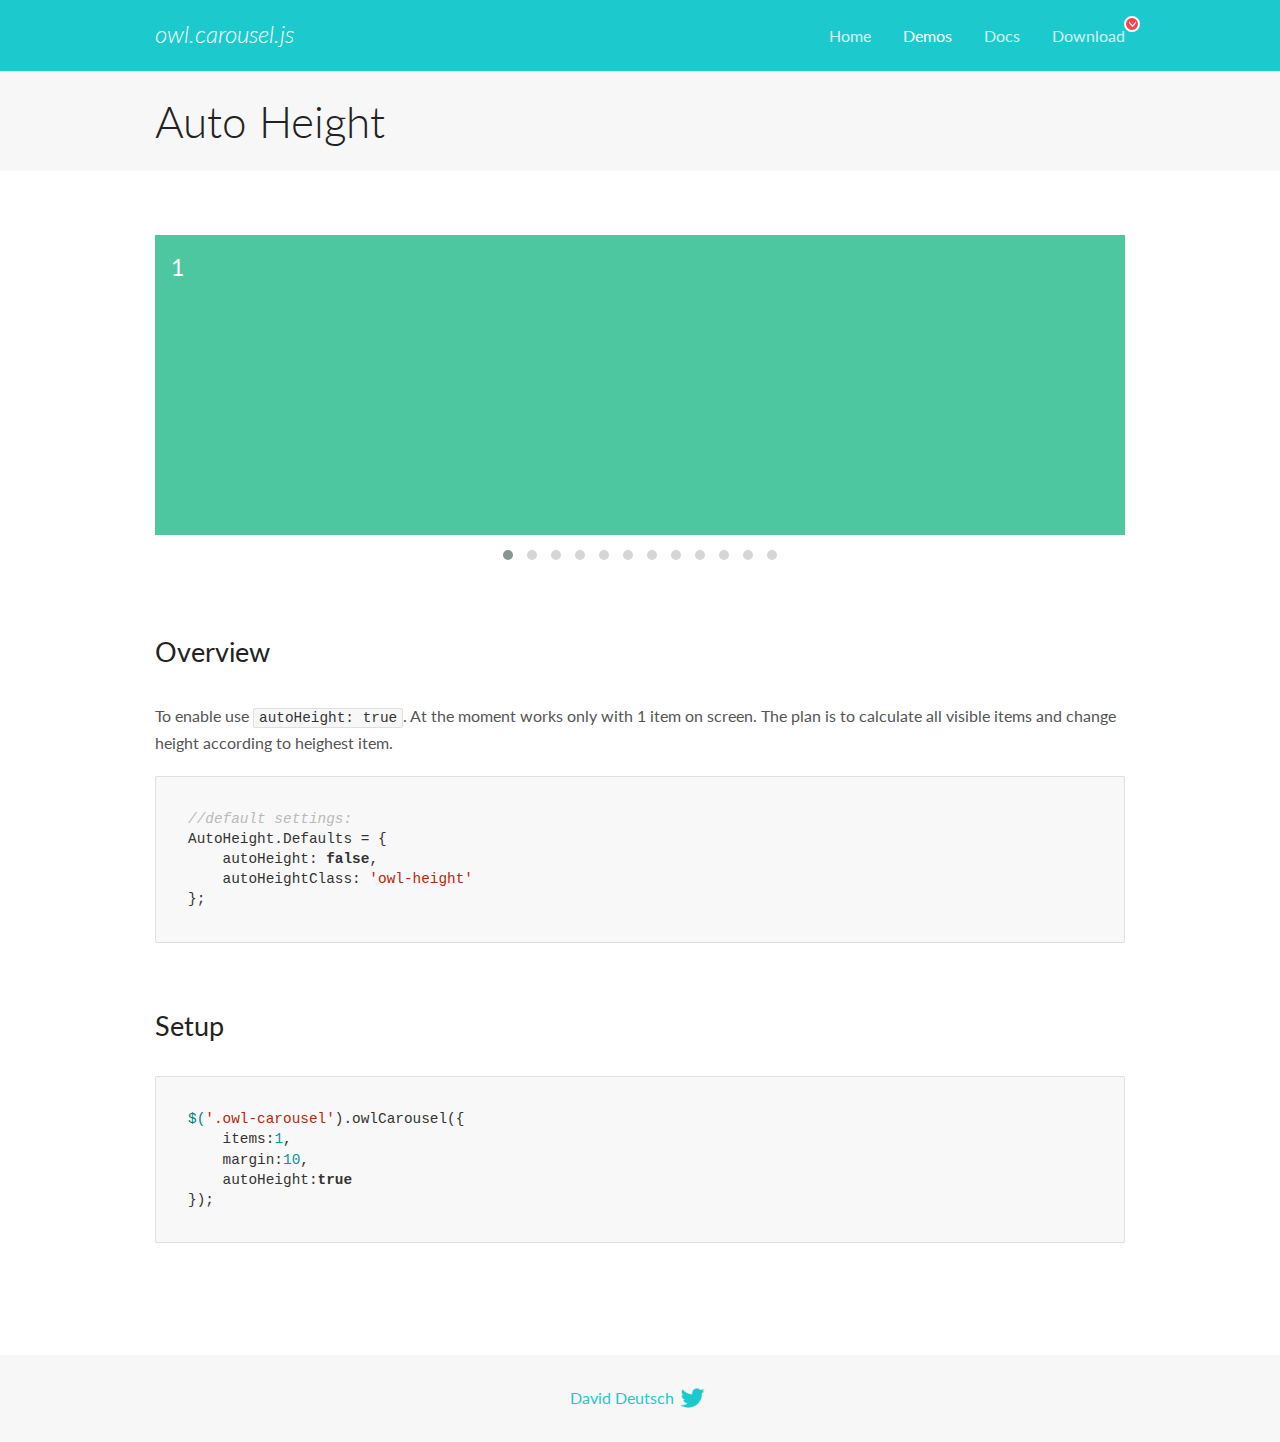
<file: carousel/docs/demos/autoheight.html>
<!DOCTYPE html>
<html lang="en">
  <head>

    <!-- head -->
    <meta charset="utf-8">
    <meta name="msapplication-tap-highlight" content="no" />
    <meta name="viewport" content="width=device-width, initial-scale=1.0" />
    <meta name="description" content="autoHeight usage demo">
    <meta name="author" content="David Deutsch">
    <title>
      Auto Height Demo | Owl Carousel | 2.3.4
    </title>

    <!-- Stylesheets -->
    <link href='https://fonts.googleapis.com/css?family=Lato:300,400,700,400italic,300italic' rel='stylesheet' type='text/css'>
    <link rel="stylesheet" href="../assets/css/docs.theme.min.css">

    <!-- Owl Stylesheets -->
    <link rel="stylesheet" href="../assets/owlcarousel/assets/owl.carousel.min.css">
    <link rel="stylesheet" href="../assets/owlcarousel/assets/owl.theme.default.min.css">

    <!-- HTML5 shim and Respond.js IE8 support of HTML5 elements and media queries -->

    <!--[if lt IE 9]>
      <script src="https://oss.maxcdn.com/libs/html5shiv/3.7.0/html5shiv.js"></script>
      <script src="https://oss.maxcdn.com/libs/respond.js/1.3.0/respond.min.js"></script>
    <![endif]-->

    <!-- Favicons -->
    <link rel="apple-touch-icon-precomposed" sizes="144x144" href="../assets/ico/apple-touch-icon-144-precomposed.png">
    <link rel="shortcut icon" href="../assets/ico/favicon.png">
    <link rel="shortcut icon" href="favicon.ico">

    <!-- Yeah i know js should not be in header. Its required for demos.-->

    <!-- javascript -->
    <script src="../assets/vendors/jquery.min.js"></script>
    <script src="../assets/owlcarousel/owl.carousel.js"></script>
  </head>
  <body>

    <!-- header -->
    <header class="header">
      <div class="row">
        <div class="large-12 columns">
          <div class="brand left">
            <h3>
              <a href="/OwlCarousel2/">owl.carousel.js</a> 
            </h3>
          </div>
          <a id="toggle-nav" class="right">
            <span></span> <span></span> <span></span> 
          </a> 
          <div class="nav-bar">
            <ul class="clearfix">
              <li> <a href="/OwlCarousel2/index.html">Home</a>  </li>
              <li class="active">
                <a href="/OwlCarousel2/demos/demos.html">Demos</a> 
              </li>
              <li> <a href="/OwlCarousel2/docs/started-welcome.html">Docs</a>  </li>
              <li>
                <a href="https://github.com/OwlCarousel2/OwlCarousel2/archive/2.3.4.zip">Download</a> 
                <span class="download"></span> 
              </li>
            </ul>
          </div>
        </div>
      </div>
    </header>

    <!-- title -->
    <section class="title">
      <div class="row">
        <div class="large-12 columns">
          <h1>Auto Height</h1>
        </div>
      </div>
    </section>

    <!--  Demos -->
    <section id="demos">
      <div class="row">
        <div class="large-12 columns">
          <div class="owl-carousel owl-theme">
            <div class="item" style="height:300px">
              <h4>1</h4>
            </div>
            <div class="item" style="height:100px">
              <h4>2</h4>
            </div>
            <div class="item" style="height:500px">
              <h4>3</h4>
            </div>
            <div class="item" style="height:250px">
              <h4>4</h4>
            </div>
            <div class="item" style="height:400px">
              <h4>5</h4>
            </div>
            <div class="item" style="height:500px">
              <h4>6</h4>
            </div>
            <div class="item" style="height:600px">
              <h4>7</h4>
            </div>
            <div class="item" style="height:400px">
              <h4>8</h4>
            </div>
            <div class="item" style="height:300px">
              <h4>9</h4>
            </div>
            <div class="item" style="height:350px">
              <h4>10</h4>
            </div>
            <div class="item" style="height:200px">
              <h4>11</h4>
            </div>
            <div class="item" style="height:150px">
              <h4>12</h4>
            </div>
          </div>
          <h3 id="overview">Overview</h3>
          <p>To enable use <code>autoHeight: true</code>. At the moment works only with 1 item on screen. The plan is to calculate all visible items and change height according to heighest item.</p>
          <pre><code>//default settings:
AutoHeight.Defaults = {
    autoHeight: false,
    autoHeightClass: &#39;owl-height&#39;
};</code></pre>
          <h3 id="setup">Setup</h3>
          <pre><code>$(&#39;.owl-carousel&#39;).owlCarousel({
    items:1,
    margin:10,
    autoHeight:true
});</code></pre>
          <script>
            $(document).ready(function() {
              $('.owl-carousel').owlCarousel({
                items: 1,
                margin: 10,
                autoHeight: true
              });
            })
          </script>
        </div>
      </div>
    </section>

    <!-- footer -->
    <footer class="footer">
      <div class="row">
        <div class="large-12 columns">
          <h5>
            <a href="/OwlCarousel2/docs/support-contact.html">David Deutsch</a> 
            <a id="custom-tweet-button" href="https://twitter.com/share?url=https://github.com/OwlCarousel2/OwlCarousel2&text=Owl Carousel - This is so awesome! " target="_blank"></a> 
          </h5>
        </div>
      </div>
    </footer>

    <!-- vendors -->
    <script src="../assets/vendors/highlight.js"></script>
    <script src="../assets/js/app.js"></script>
  </body>
</html>
</file>
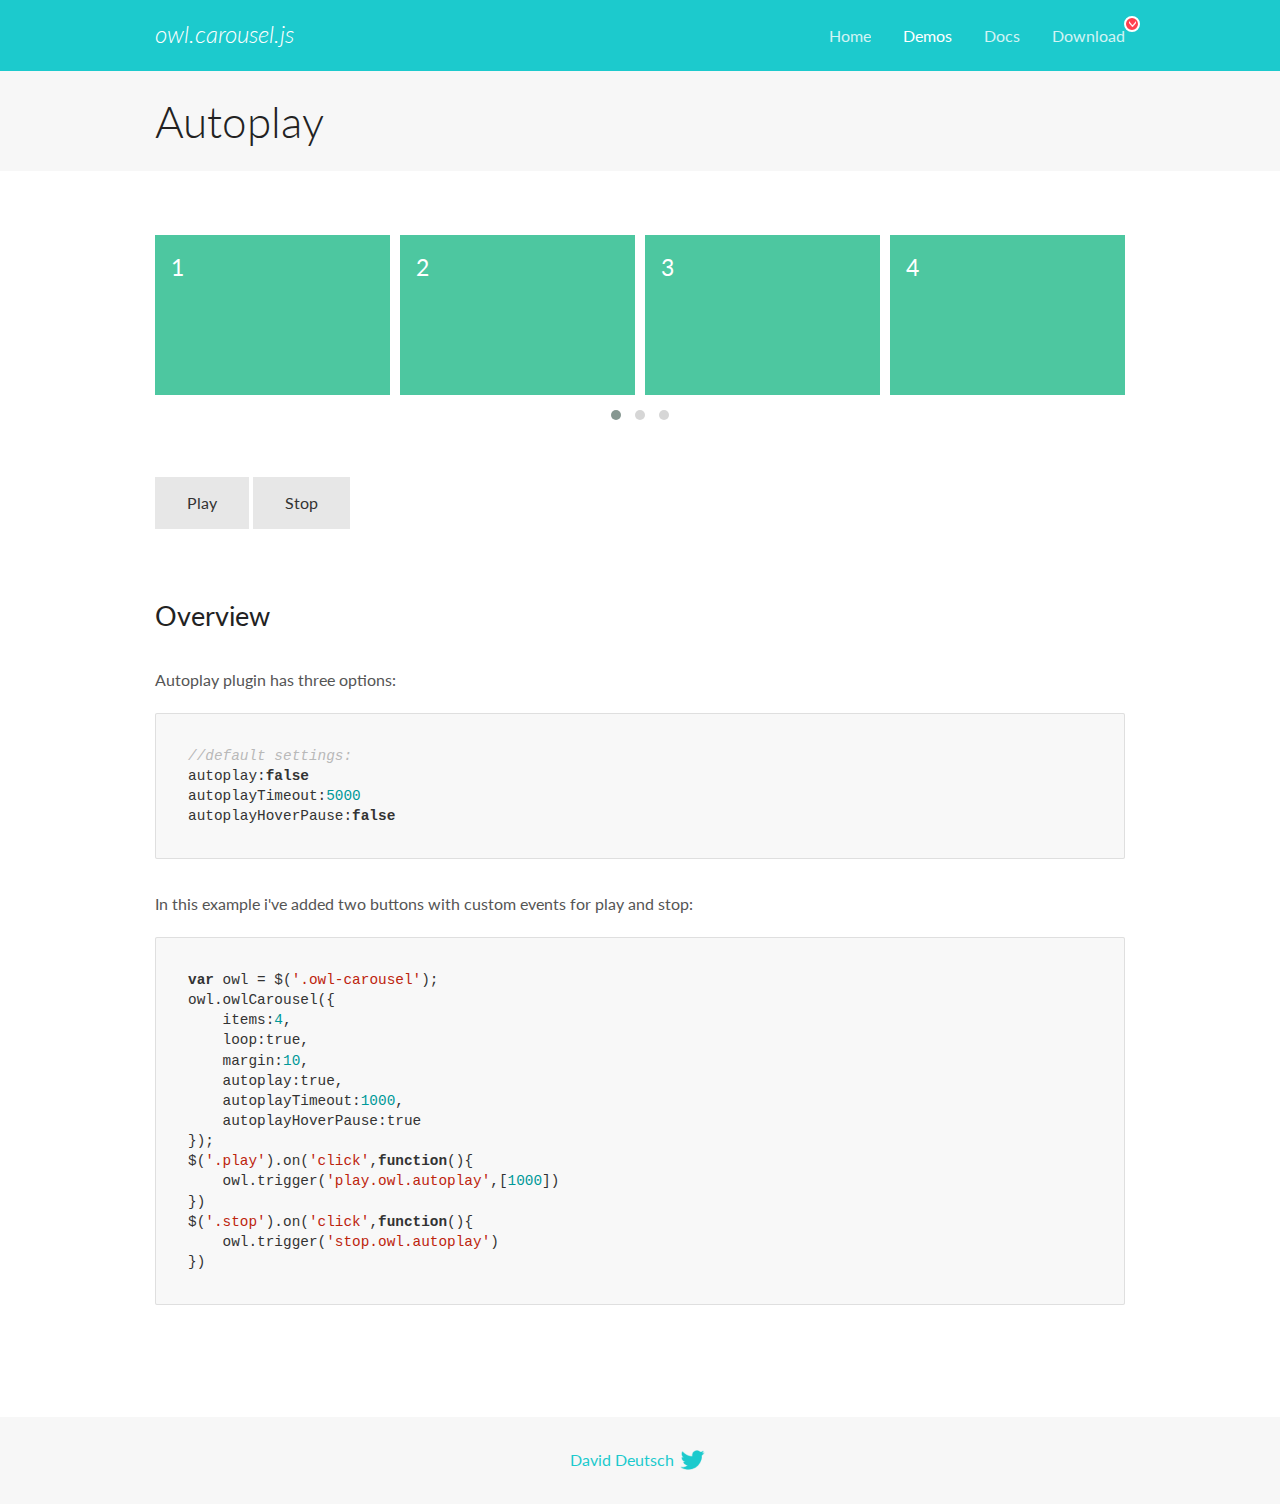
<file: carousel/docs/demos/autoplay.html>
<!DOCTYPE html>
<html lang="en">
  <head>

    <!-- head -->
    <meta charset="utf-8">
    <meta name="msapplication-tap-highlight" content="no" />
    <meta name="viewport" content="width=device-width, initial-scale=1.0" />
    <meta name="description" content="Autoplay usage demo">
    <meta name="author" content="David Deutsch">
    <title>
      Autoplay Demo | Owl Carousel | 2.3.4
    </title>

    <!-- Stylesheets -->
    <link href='https://fonts.googleapis.com/css?family=Lato:300,400,700,400italic,300italic' rel='stylesheet' type='text/css'>
    <link rel="stylesheet" href="../assets/css/docs.theme.min.css">

    <!-- Owl Stylesheets -->
    <link rel="stylesheet" href="../assets/owlcarousel/assets/owl.carousel.min.css">
    <link rel="stylesheet" href="../assets/owlcarousel/assets/owl.theme.default.min.css">

    <!-- HTML5 shim and Respond.js IE8 support of HTML5 elements and media queries -->

    <!--[if lt IE 9]>
      <script src="https://oss.maxcdn.com/libs/html5shiv/3.7.0/html5shiv.js"></script>
      <script src="https://oss.maxcdn.com/libs/respond.js/1.3.0/respond.min.js"></script>
    <![endif]-->

    <!-- Favicons -->
    <link rel="apple-touch-icon-precomposed" sizes="144x144" href="../assets/ico/apple-touch-icon-144-precomposed.png">
    <link rel="shortcut icon" href="../assets/ico/favicon.png">
    <link rel="shortcut icon" href="favicon.ico">

    <!-- Yeah i know js should not be in header. Its required for demos.-->

    <!-- javascript -->
    <script src="../assets/vendors/jquery.min.js"></script>
    <script src="../assets/owlcarousel/owl.carousel.js"></script>
  </head>
  <body>

    <!-- header -->
    <header class="header">
      <div class="row">
        <div class="large-12 columns">
          <div class="brand left">
            <h3>
              <a href="/OwlCarousel2/">owl.carousel.js</a> 
            </h3>
          </div>
          <a id="toggle-nav" class="right">
            <span></span> <span></span> <span></span> 
          </a> 
          <div class="nav-bar">
            <ul class="clearfix">
              <li> <a href="/OwlCarousel2/index.html">Home</a>  </li>
              <li class="active">
                <a href="/OwlCarousel2/demos/demos.html">Demos</a> 
              </li>
              <li> <a href="/OwlCarousel2/docs/started-welcome.html">Docs</a>  </li>
              <li>
                <a href="https://github.com/OwlCarousel2/OwlCarousel2/archive/2.3.4.zip">Download</a> 
                <span class="download"></span> 
              </li>
            </ul>
          </div>
        </div>
      </div>
    </header>

    <!-- title -->
    <section class="title">
      <div class="row">
        <div class="large-12 columns">
          <h1>Autoplay</h1>
        </div>
      </div>
    </section>

    <!--  Demos -->
    <section id="demos">
      <div class="row">
        <div class="large-12 columns">
          <div class="owl-carousel owl-theme">
            <div class="item">
              <h4>1</h4>
            </div>
            <div class="item">
              <h4>2</h4>
            </div>
            <div class="item">
              <h4>3</h4>
            </div>
            <div class="item">
              <h4>4</h4>
            </div>
            <div class="item">
              <h4>5</h4>
            </div>
            <div class="item">
              <h4>6</h4>
            </div>
            <div class="item">
              <h4>7</h4>
            </div>
            <div class="item">
              <h4>8</h4>
            </div>
            <div class="item">
              <h4>9</h4>
            </div>
            <div class="item">
              <h4>10</h4>
            </div>
            <div class="item">
              <h4>11</h4>
            </div>
            <div class="item">
              <h4>12</h4>
            </div>
          </div>
          <a class="button secondary play">Play</a> 
          <a class="button secondary stop">Stop</a> 
          <h3 id="overview">Overview</h3>
          <p>Autoplay plugin has three options:</p>
          <pre><code>//default settings:
autoplay:false
autoplayTimeout:5000
autoplayHoverPause:false</code></pre>
          <p>In this example i&#39;ve added two buttons with custom events for play and stop:</p>
          <pre><code>var owl = $(&#39;.owl-carousel&#39;);
owl.owlCarousel({
    items:4,
    loop:true,
    margin:10,
    autoplay:true,
    autoplayTimeout:1000,
    autoplayHoverPause:true
});
$(&#39;.play&#39;).on(&#39;click&#39;,function(){
    owl.trigger(&#39;play.owl.autoplay&#39;,[1000])
})
$(&#39;.stop&#39;).on(&#39;click&#39;,function(){
    owl.trigger(&#39;stop.owl.autoplay&#39;)
})</code></pre>
          <script>
            $(document).ready(function() {
              var owl = $('.owl-carousel');
              owl.owlCarousel({
                items: 4,
                loop: true,
                margin: 10,
                autoplay: true,
                autoplayTimeout: 1000,
                autoplayHoverPause: true
              });
              $('.play').on('click', function() {
                owl.trigger('play.owl.autoplay', [1000])
              })
              $('.stop').on('click', function() {
                owl.trigger('stop.owl.autoplay')
              })
            })
          </script>
        </div>
      </div>
    </section>

    <!-- footer -->
    <footer class="footer">
      <div class="row">
        <div class="large-12 columns">
          <h5>
            <a href="/OwlCarousel2/docs/support-contact.html">David Deutsch</a> 
            <a id="custom-tweet-button" href="https://twitter.com/share?url=https://github.com/OwlCarousel2/OwlCarousel2&text=Owl Carousel - This is so awesome! " target="_blank"></a> 
          </h5>
        </div>
      </div>
    </footer>

    <!-- vendors -->
    <script src="../assets/vendors/highlight.js"></script>
    <script src="../assets/js/app.js"></script>
  </body>
</html>
</file>
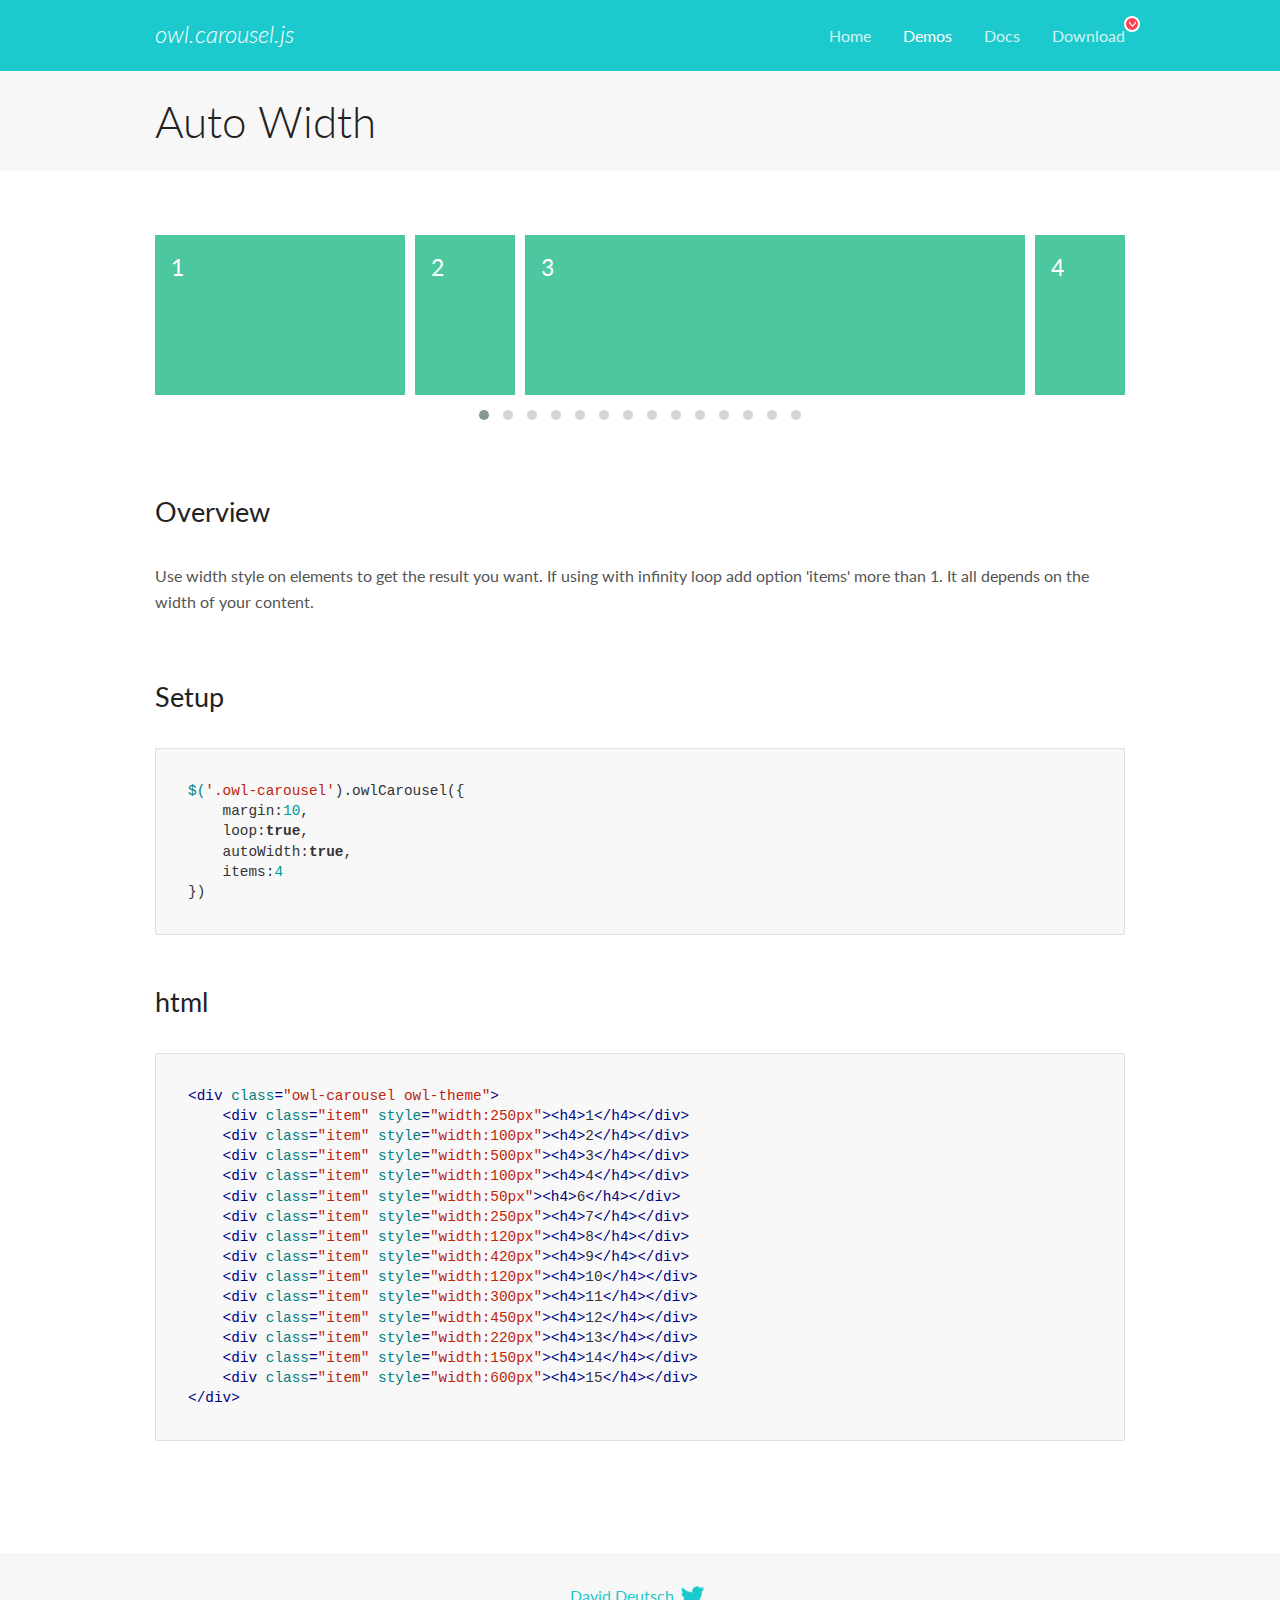
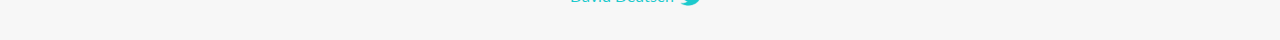
<file: carousel/docs/demos/autowidth.html>
<!DOCTYPE html>
<html lang="en">
  <head>

    <!-- head -->
    <meta charset="utf-8">
    <meta name="msapplication-tap-highlight" content="no" />
    <meta name="viewport" content="width=device-width, initial-scale=1.0" />
    <meta name="description" content="Auto Width">
    <meta name="author" content="David Deutsch">
    <title>
      Auto Width Demo | Owl Carousel | 2.3.4
    </title>

    <!-- Stylesheets -->
    <link href='https://fonts.googleapis.com/css?family=Lato:300,400,700,400italic,300italic' rel='stylesheet' type='text/css'>
    <link rel="stylesheet" href="../assets/css/docs.theme.min.css">

    <!-- Owl Stylesheets -->
    <link rel="stylesheet" href="../assets/owlcarousel/assets/owl.carousel.min.css">
    <link rel="stylesheet" href="../assets/owlcarousel/assets/owl.theme.default.min.css">

    <!-- HTML5 shim and Respond.js IE8 support of HTML5 elements and media queries -->

    <!--[if lt IE 9]>
      <script src="https://oss.maxcdn.com/libs/html5shiv/3.7.0/html5shiv.js"></script>
      <script src="https://oss.maxcdn.com/libs/respond.js/1.3.0/respond.min.js"></script>
    <![endif]-->

    <!-- Favicons -->
    <link rel="apple-touch-icon-precomposed" sizes="144x144" href="../assets/ico/apple-touch-icon-144-precomposed.png">
    <link rel="shortcut icon" href="../assets/ico/favicon.png">
    <link rel="shortcut icon" href="favicon.ico">

    <!-- Yeah i know js should not be in header. Its required for demos.-->

    <!-- javascript -->
    <script src="../assets/vendors/jquery.min.js"></script>
    <script src="../assets/owlcarousel/owl.carousel.js"></script>
  </head>
  <body>

    <!-- header -->
    <header class="header">
      <div class="row">
        <div class="large-12 columns">
          <div class="brand left">
            <h3>
              <a href="/OwlCarousel2/">owl.carousel.js</a> 
            </h3>
          </div>
          <a id="toggle-nav" class="right">
            <span></span> <span></span> <span></span> 
          </a> 
          <div class="nav-bar">
            <ul class="clearfix">
              <li> <a href="/OwlCarousel2/index.html">Home</a>  </li>
              <li class="active">
                <a href="/OwlCarousel2/demos/demos.html">Demos</a> 
              </li>
              <li> <a href="/OwlCarousel2/docs/started-welcome.html">Docs</a>  </li>
              <li>
                <a href="https://github.com/OwlCarousel2/OwlCarousel2/archive/2.3.4.zip">Download</a> 
                <span class="download"></span> 
              </li>
            </ul>
          </div>
        </div>
      </div>
    </header>

    <!-- title -->
    <section class="title">
      <div class="row">
        <div class="large-12 columns">
          <h1>Auto Width</h1>
        </div>
      </div>
    </section>

    <!--  Demos -->
    <section id="demos">
      <div class="row">
        <div class="large-12 columns">
          <div class="owl-carousel owl-theme">
            <div class="item" style="width:250px">
              <h4>1</h4>
            </div>
            <div class="item" style="width:100px">
              <h4>2</h4>
            </div>
            <div class="item" style="width:500px">
              <h4>3</h4>
            </div>
            <div class="item" style="width:100px">
              <h4>4</h4>
            </div>
            <div class="item" style="width:50px">
              <h4>6</h4>
            </div>
            <div class="item" style="width:250px">
              <h4>7</h4>
            </div>
            <div class="item" style="width:120px">
              <h4>8</h4>
            </div>
            <div class="item" style="width:420px">
              <h4>9</h4>
            </div>
            <div class="item" style="width:120px">
              <h4>10</h4>
            </div>
            <div class="item" style="width:300px">
              <h4>11</h4>
            </div>
            <div class="item" style="width:450px">
              <h4>12</h4>
            </div>
            <div class="item" style="width:220px">
              <h4>13</h4>
            </div>
            <div class="item" style="width:150px">
              <h4>14</h4>
            </div>
            <div class="item" style="width:600px">
              <h4>15</h4>
            </div>
          </div>
          <h3 id="overview">Overview</h3>
          <p>Use width style on elements to get the result you want. If using with infinity loop add option &#39;items&#39; more than 1. It all depends on the width of your content.</p>
          <h3 id="setup">Setup</h3>
          <pre><code>$(&#39;.owl-carousel&#39;).owlCarousel({
    margin:10,
    loop:true,
    autoWidth:true,
    items:4
})</code></pre>
          <h3 id="html">html</h3>
          <pre><code>&lt;div class=&quot;owl-carousel owl-theme&quot;&gt;
    &lt;div class=&quot;item&quot; style=&quot;width:250px&quot;&gt;&lt;h4&gt;1&lt;/h4&gt;&lt;/div&gt;
    &lt;div class=&quot;item&quot; style=&quot;width:100px&quot;&gt;&lt;h4&gt;2&lt;/h4&gt;&lt;/div&gt;
    &lt;div class=&quot;item&quot; style=&quot;width:500px&quot;&gt;&lt;h4&gt;3&lt;/h4&gt;&lt;/div&gt;
    &lt;div class=&quot;item&quot; style=&quot;width:100px&quot;&gt;&lt;h4&gt;4&lt;/h4&gt;&lt;/div&gt;
    &lt;div class=&quot;item&quot; style=&quot;width:50px&quot;&gt;&lt;h4&gt;6&lt;/h4&gt;&lt;/div&gt;
    &lt;div class=&quot;item&quot; style=&quot;width:250px&quot;&gt;&lt;h4&gt;7&lt;/h4&gt;&lt;/div&gt;
    &lt;div class=&quot;item&quot; style=&quot;width:120px&quot;&gt;&lt;h4&gt;8&lt;/h4&gt;&lt;/div&gt;
    &lt;div class=&quot;item&quot; style=&quot;width:420px&quot;&gt;&lt;h4&gt;9&lt;/h4&gt;&lt;/div&gt;
    &lt;div class=&quot;item&quot; style=&quot;width:120px&quot;&gt;&lt;h4&gt;10&lt;/h4&gt;&lt;/div&gt;
    &lt;div class=&quot;item&quot; style=&quot;width:300px&quot;&gt;&lt;h4&gt;11&lt;/h4&gt;&lt;/div&gt;
    &lt;div class=&quot;item&quot; style=&quot;width:450px&quot;&gt;&lt;h4&gt;12&lt;/h4&gt;&lt;/div&gt;
    &lt;div class=&quot;item&quot; style=&quot;width:220px&quot;&gt;&lt;h4&gt;13&lt;/h4&gt;&lt;/div&gt;
    &lt;div class=&quot;item&quot; style=&quot;width:150px&quot;&gt;&lt;h4&gt;14&lt;/h4&gt;&lt;/div&gt;
    &lt;div class=&quot;item&quot; style=&quot;width:600px&quot;&gt;&lt;h4&gt;15&lt;/h4&gt;&lt;/div&gt;
&lt;/div&gt;</code></pre>
          <script>
            $(document).ready(function() {
              $('.owl-carousel').owlCarousel({
                margin: 10,
                loop: true,
                autoWidth: true,
                items: 4
              })
            })
          </script>
        </div>
      </div>
    </section>

    <!-- footer -->
    <footer class="footer">
      <div class="row">
        <div class="large-12 columns">
          <h5>
            <a href="/OwlCarousel2/docs/support-contact.html">David Deutsch</a> 
            <a id="custom-tweet-button" href="https://twitter.com/share?url=https://github.com/OwlCarousel2/OwlCarousel2&text=Owl Carousel - This is so awesome! " target="_blank"></a> 
          </h5>
        </div>
      </div>
    </footer>

    <!-- vendors -->
    <script src="../assets/vendors/highlight.js"></script>
    <script src="../assets/js/app.js"></script>
  </body>
</html>
</file>
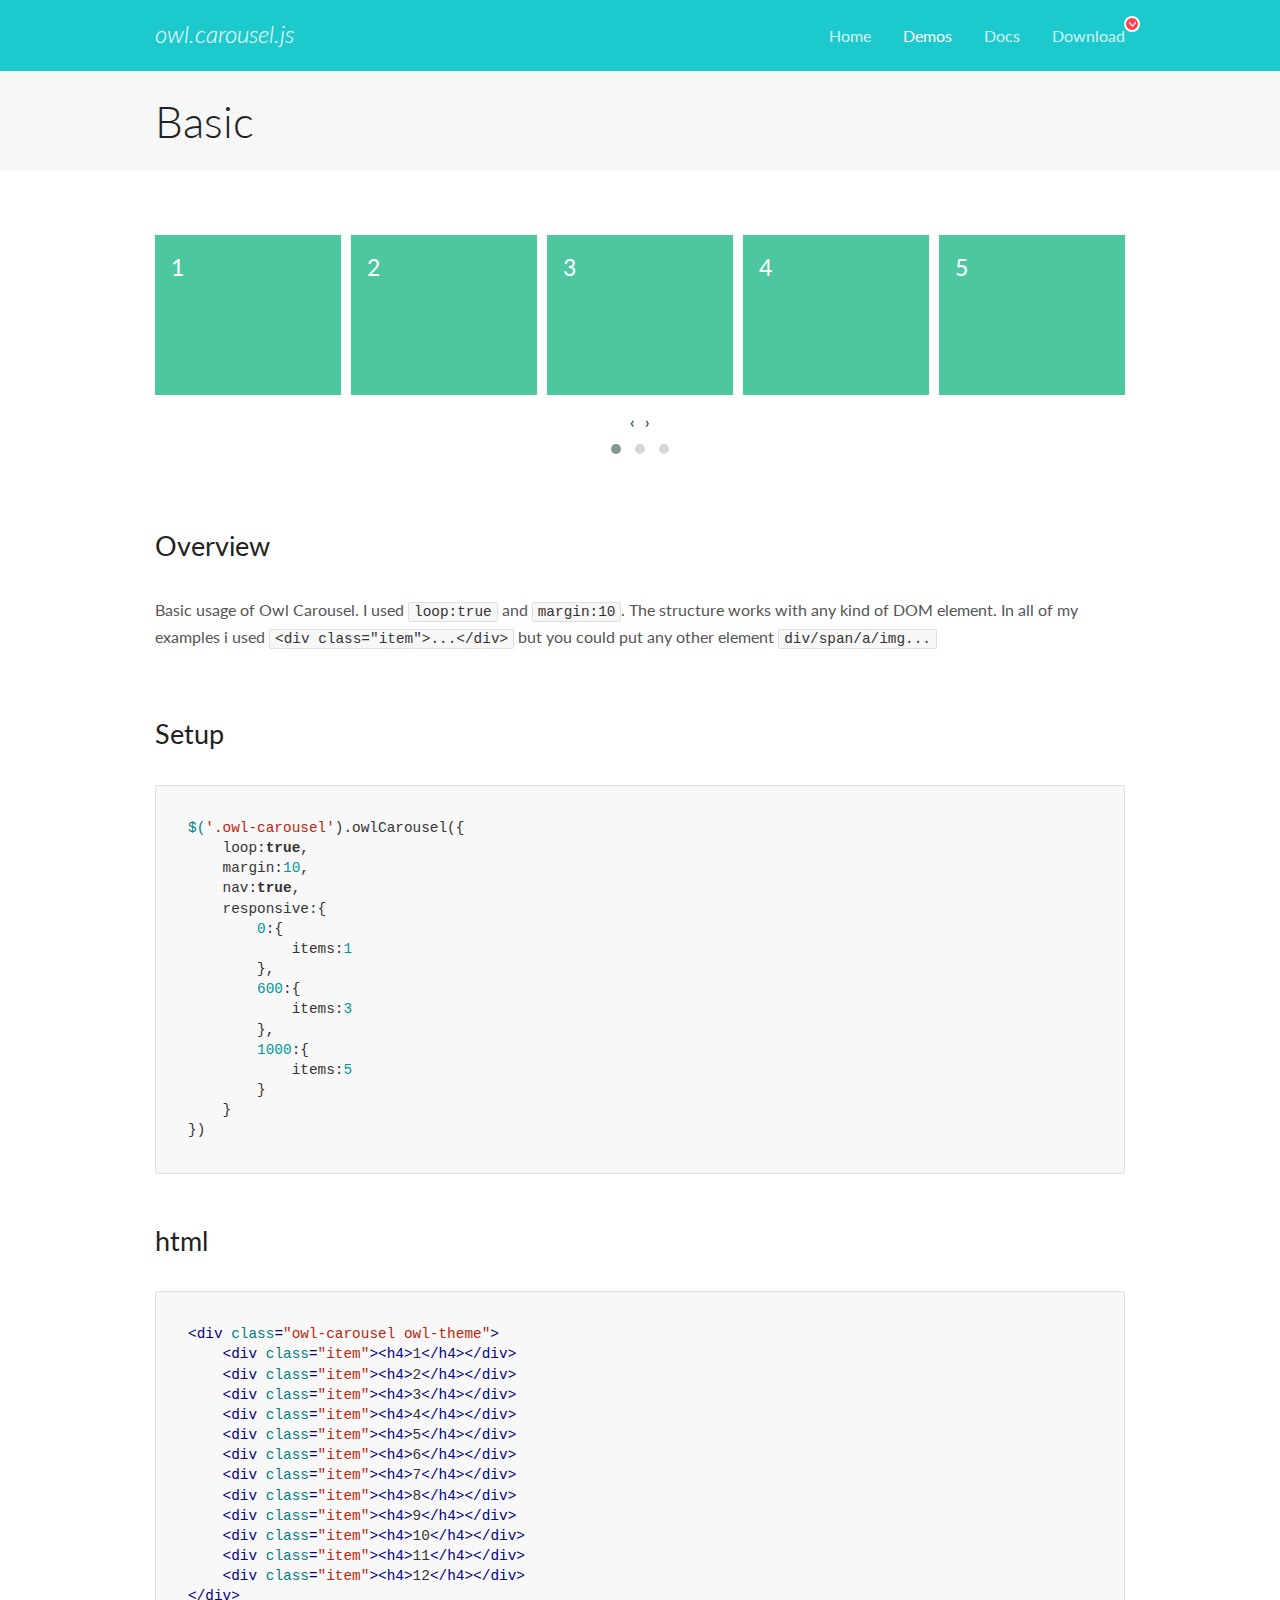
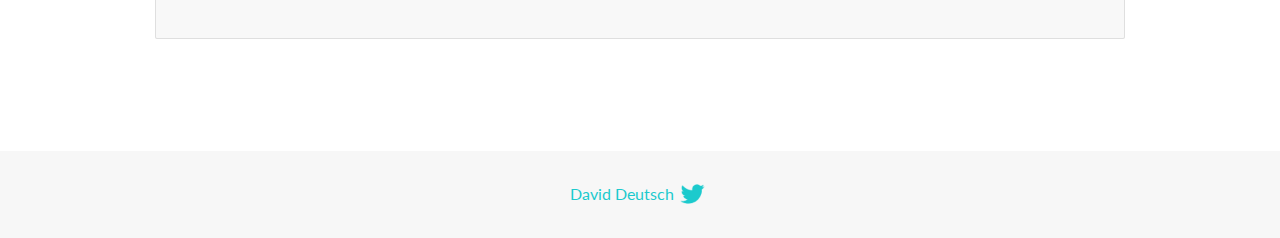
<file: carousel/docs/demos/basic.html>
<!DOCTYPE html>
<html lang="en">
  <head>

    <!-- head -->
    <meta charset="utf-8">
    <meta name="msapplication-tap-highlight" content="no" />
    <meta name="viewport" content="width=device-width, initial-scale=1.0" />
    <meta name="description" content="Basic usage demo">
    <meta name="author" content="David Deutsch">
    <title>
      Basic Demo | Owl Carousel | 2.3.4
    </title>

    <!-- Stylesheets -->
    <link href='https://fonts.googleapis.com/css?family=Lato:300,400,700,400italic,300italic' rel='stylesheet' type='text/css'>
    <link rel="stylesheet" href="../assets/css/docs.theme.min.css">

    <!-- Owl Stylesheets -->
    <link rel="stylesheet" href="../assets/owlcarousel/assets/owl.carousel.min.css">
    <link rel="stylesheet" href="../assets/owlcarousel/assets/owl.theme.default.min.css">

    <!-- HTML5 shim and Respond.js IE8 support of HTML5 elements and media queries -->

    <!--[if lt IE 9]>
      <script src="https://oss.maxcdn.com/libs/html5shiv/3.7.0/html5shiv.js"></script>
      <script src="https://oss.maxcdn.com/libs/respond.js/1.3.0/respond.min.js"></script>
    <![endif]-->

    <!-- Favicons -->
    <link rel="apple-touch-icon-precomposed" sizes="144x144" href="../assets/ico/apple-touch-icon-144-precomposed.png">
    <link rel="shortcut icon" href="../assets/ico/favicon.png">
    <link rel="shortcut icon" href="favicon.ico">

    <!-- Yeah i know js should not be in header. Its required for demos.-->

    <!-- javascript -->
    <script src="../assets/vendors/jquery.min.js"></script>
    <script src="../assets/owlcarousel/owl.carousel.js"></script>
  </head>
  <body>

    <!-- header -->
    <header class="header">
      <div class="row">
        <div class="large-12 columns">
          <div class="brand left">
            <h3>
              <a href="/OwlCarousel2/">owl.carousel.js</a> 
            </h3>
          </div>
          <a id="toggle-nav" class="right">
            <span></span> <span></span> <span></span> 
          </a> 
          <div class="nav-bar">
            <ul class="clearfix">
              <li> <a href="/OwlCarousel2/index.html">Home</a>  </li>
              <li class="active">
                <a href="/OwlCarousel2/demos/demos.html">Demos</a> 
              </li>
              <li> <a href="/OwlCarousel2/docs/started-welcome.html">Docs</a>  </li>
              <li>
                <a href="https://github.com/OwlCarousel2/OwlCarousel2/archive/2.3.4.zip">Download</a> 
                <span class="download"></span> 
              </li>
            </ul>
          </div>
        </div>
      </div>
    </header>

    <!-- title -->
    <section class="title">
      <div class="row">
        <div class="large-12 columns">
          <h1>Basic</h1>
        </div>
      </div>
    </section>

    <!--  Demos -->
    <section id="demos">
      <div class="row">
        <div class="large-12 columns">
          <div class="owl-carousel owl-theme">
            <div class="item">
              <h4>1</h4>
            </div>
            <div class="item">
              <h4>2</h4>
            </div>
            <div class="item">
              <h4>3</h4>
            </div>
            <div class="item">
              <h4>4</h4>
            </div>
            <div class="item">
              <h4>5</h4>
            </div>
            <div class="item">
              <h4>6</h4>
            </div>
            <div class="item">
              <h4>7</h4>
            </div>
            <div class="item">
              <h4>8</h4>
            </div>
            <div class="item">
              <h4>9</h4>
            </div>
            <div class="item">
              <h4>10</h4>
            </div>
            <div class="item">
              <h4>11</h4>
            </div>
            <div class="item">
              <h4>12</h4>
            </div>
          </div>
          <h3 id="overview">Overview</h3>
          <p>Basic usage of Owl Carousel. I used <code>loop:true</code> and <code>margin:10</code>. The structure works with any kind of DOM element. In all of my examples i used <code>&lt;div class=&quot;item&quot;&gt;...&lt;/div&gt;</code> but you could
            put any other element <code>div/span/a/img...</code></p>
          <h3 id="setup">Setup</h3>
          <pre><code>$(&#39;.owl-carousel&#39;).owlCarousel({
    loop:true,
    margin:10,
    nav:true,
    responsive:{
        0:{
            items:1
        },
        600:{
            items:3
        },
        1000:{
            items:5
        }
    }
})</code></pre>
          <h3 id="html">html</h3>
          <pre><code>&lt;div class=&quot;owl-carousel owl-theme&quot;&gt;
    &lt;div class=&quot;item&quot;&gt;&lt;h4&gt;1&lt;/h4&gt;&lt;/div&gt;
    &lt;div class=&quot;item&quot;&gt;&lt;h4&gt;2&lt;/h4&gt;&lt;/div&gt;
    &lt;div class=&quot;item&quot;&gt;&lt;h4&gt;3&lt;/h4&gt;&lt;/div&gt;
    &lt;div class=&quot;item&quot;&gt;&lt;h4&gt;4&lt;/h4&gt;&lt;/div&gt;
    &lt;div class=&quot;item&quot;&gt;&lt;h4&gt;5&lt;/h4&gt;&lt;/div&gt;
    &lt;div class=&quot;item&quot;&gt;&lt;h4&gt;6&lt;/h4&gt;&lt;/div&gt;
    &lt;div class=&quot;item&quot;&gt;&lt;h4&gt;7&lt;/h4&gt;&lt;/div&gt;
    &lt;div class=&quot;item&quot;&gt;&lt;h4&gt;8&lt;/h4&gt;&lt;/div&gt;
    &lt;div class=&quot;item&quot;&gt;&lt;h4&gt;9&lt;/h4&gt;&lt;/div&gt;
    &lt;div class=&quot;item&quot;&gt;&lt;h4&gt;10&lt;/h4&gt;&lt;/div&gt;
    &lt;div class=&quot;item&quot;&gt;&lt;h4&gt;11&lt;/h4&gt;&lt;/div&gt;
    &lt;div class=&quot;item&quot;&gt;&lt;h4&gt;12&lt;/h4&gt;&lt;/div&gt;
&lt;/div&gt;</code></pre>
          <script>
            $(document).ready(function() {
              var owl = $('.owl-carousel');
              owl.owlCarousel({
                margin: 10,
                nav: true,
                loop: true,
                responsive: {
                  0: {
                    items: 1
                  },
                  600: {
                    items: 3
                  },
                  1000: {
                    items: 5
                  }
                }
              })
            })
          </script>
        </div>
      </div>
    </section>

    <!-- footer -->
    <footer class="footer">
      <div class="row">
        <div class="large-12 columns">
          <h5>
            <a href="/OwlCarousel2/docs/support-contact.html">David Deutsch</a> 
            <a id="custom-tweet-button" href="https://twitter.com/share?url=https://github.com/OwlCarousel2/OwlCarousel2&text=Owl Carousel - This is so awesome! " target="_blank"></a> 
          </h5>
        </div>
      </div>
    </footer>

    <!-- vendors -->
    <script src="../assets/vendors/highlight.js"></script>
    <script src="../assets/js/app.js"></script>
  </body>
</html>
</file>
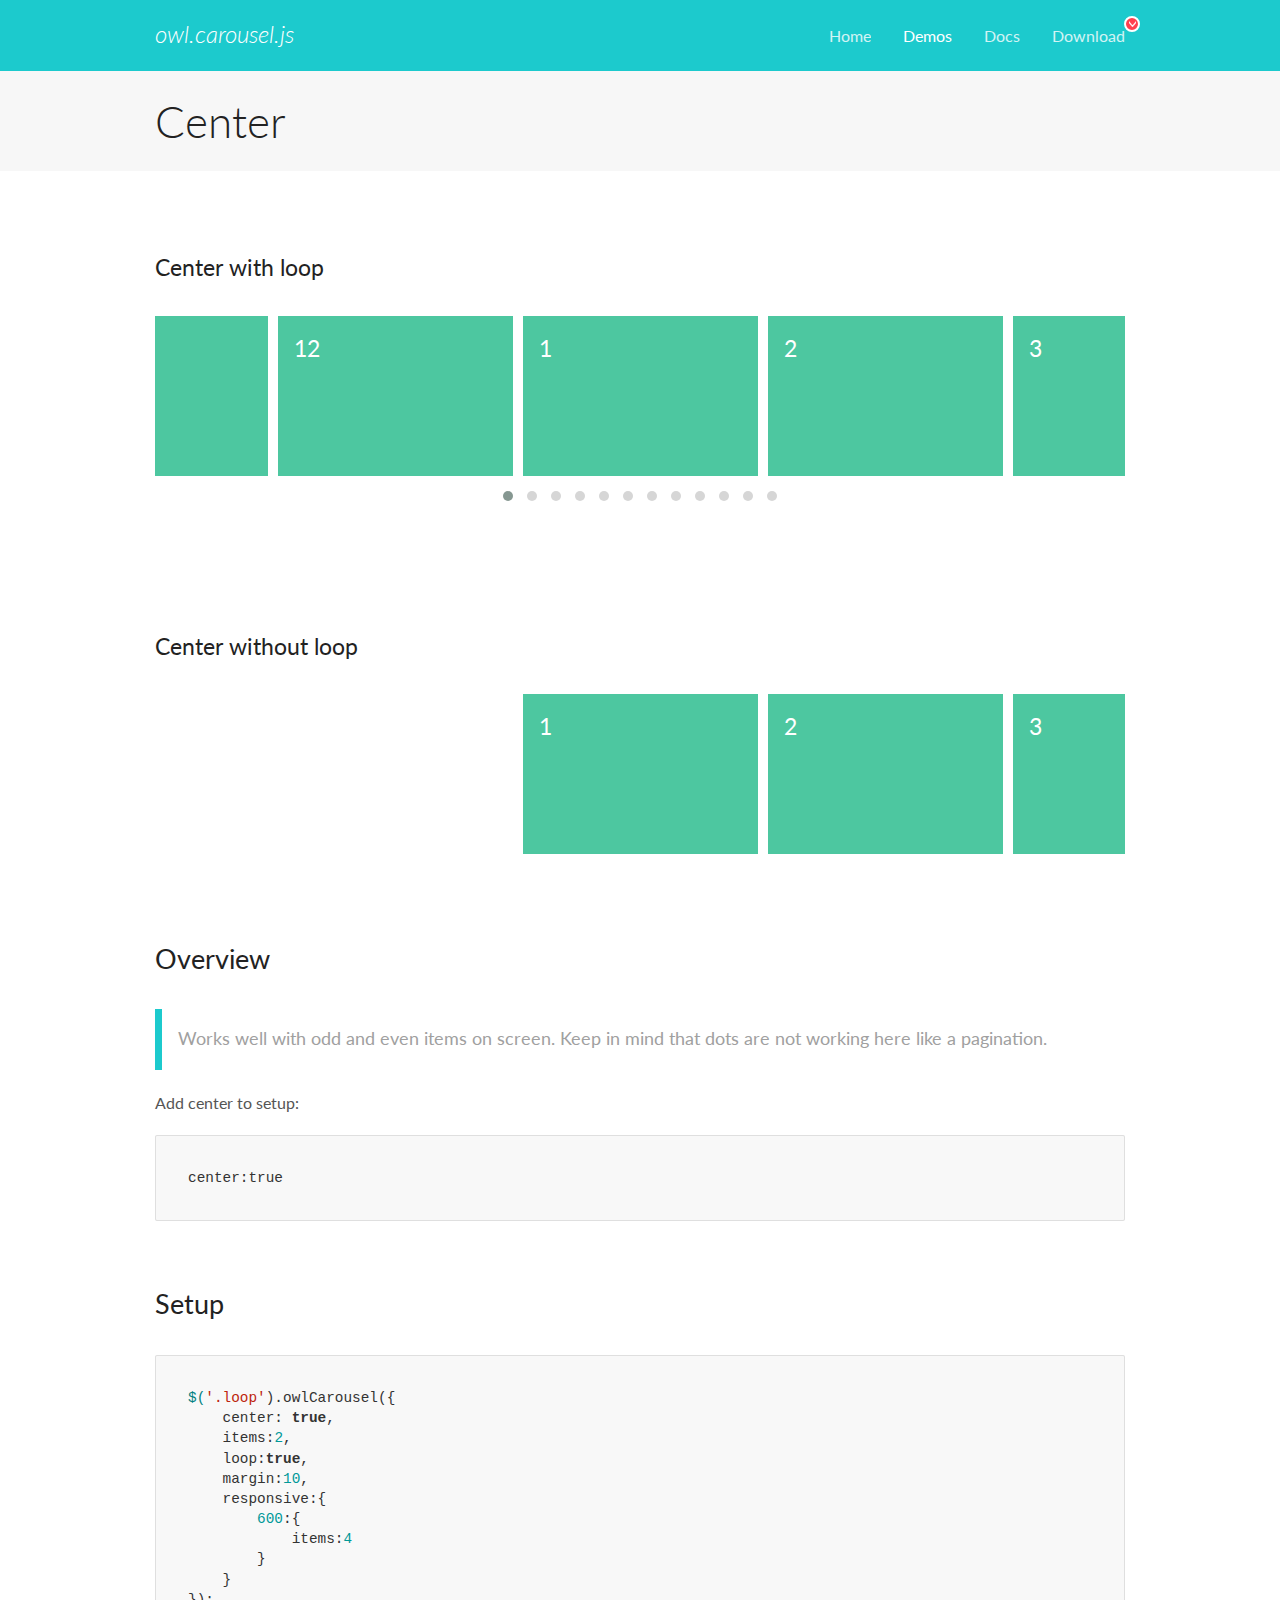
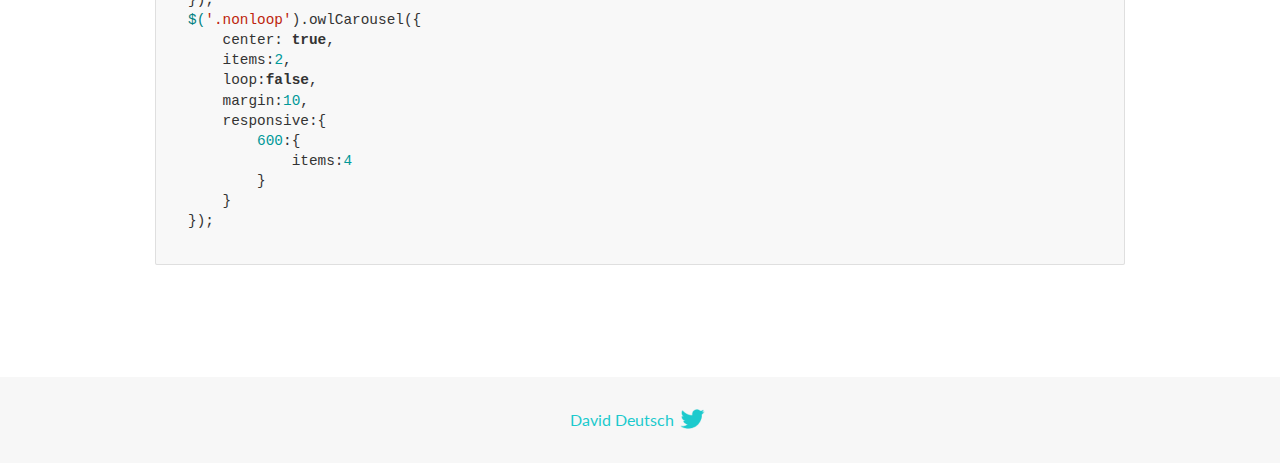
<file: carousel/docs/demos/center.html>
<!DOCTYPE html>
<html lang="en">
  <head>

    <!-- head -->
    <meta charset="utf-8">
    <meta name="msapplication-tap-highlight" content="no" />
    <meta name="viewport" content="width=device-width, initial-scale=1.0" />
    <meta name="description" content="Center carousel">
    <meta name="author" content="David Deutsch">
    <title>
      Center Demo | Owl Carousel | 2.3.4
    </title>

    <!-- Stylesheets -->
    <link href='https://fonts.googleapis.com/css?family=Lato:300,400,700,400italic,300italic' rel='stylesheet' type='text/css'>
    <link rel="stylesheet" href="../assets/css/docs.theme.min.css">

    <!-- Owl Stylesheets -->
    <link rel="stylesheet" href="../assets/owlcarousel/assets/owl.carousel.min.css">
    <link rel="stylesheet" href="../assets/owlcarousel/assets/owl.theme.default.min.css">

    <!-- HTML5 shim and Respond.js IE8 support of HTML5 elements and media queries -->

    <!--[if lt IE 9]>
      <script src="https://oss.maxcdn.com/libs/html5shiv/3.7.0/html5shiv.js"></script>
      <script src="https://oss.maxcdn.com/libs/respond.js/1.3.0/respond.min.js"></script>
    <![endif]-->

    <!-- Favicons -->
    <link rel="apple-touch-icon-precomposed" sizes="144x144" href="../assets/ico/apple-touch-icon-144-precomposed.png">
    <link rel="shortcut icon" href="../assets/ico/favicon.png">
    <link rel="shortcut icon" href="favicon.ico">

    <!-- Yeah i know js should not be in header. Its required for demos.-->

    <!-- javascript -->
    <script src="../assets/vendors/jquery.min.js"></script>
    <script src="../assets/owlcarousel/owl.carousel.js"></script>
  </head>
  <body>

    <!-- header -->
    <header class="header">
      <div class="row">
        <div class="large-12 columns">
          <div class="brand left">
            <h3>
              <a href="/OwlCarousel2/">owl.carousel.js</a> 
            </h3>
          </div>
          <a id="toggle-nav" class="right">
            <span></span> <span></span> <span></span> 
          </a> 
          <div class="nav-bar">
            <ul class="clearfix">
              <li> <a href="/OwlCarousel2/index.html">Home</a>  </li>
              <li class="active">
                <a href="/OwlCarousel2/demos/demos.html">Demos</a> 
              </li>
              <li> <a href="/OwlCarousel2/docs/started-welcome.html">Docs</a>  </li>
              <li>
                <a href="https://github.com/OwlCarousel2/OwlCarousel2/archive/2.3.4.zip">Download</a> 
                <span class="download"></span> 
              </li>
            </ul>
          </div>
        </div>
      </div>
    </header>

    <!-- title -->
    <section class="title">
      <div class="row">
        <div class="large-12 columns">
          <h1>Center</h1>
        </div>
      </div>
    </section>

    <!--  Demos -->
    <section id="demos">
      <div class="row">
        <div class="large-12 columns">
          <h4 id="center-with-loop">Center with loop</h4>
          <div class="loop owl-carousel owl-theme">
            <div class="item">
              <h4>1</h4>
            </div>
            <div class="item">
              <h4>2</h4>
            </div>
            <div class="item">
              <h4>3</h4>
            </div>
            <div class="item">
              <h4>4</h4>
            </div>
            <div class="item">
              <h4>5</h4>
            </div>
            <div class="item">
              <h4>6</h4>
            </div>
            <div class="item">
              <h4>7</h4>
            </div>
            <div class="item">
              <h4>8</h4>
            </div>
            <div class="item">
              <h4>9</h4>
            </div>
            <div class="item">
              <h4>10</h4>
            </div>
            <div class="item">
              <h4>11</h4>
            </div>
            <div class="item">
              <h4>12</h4>
            </div>
          </div>
          <br>
          <h4 id="center-without-loop">Center without loop</h4>
          <div class="nonloop owl-carousel">
            <div class="item">
              <h4>1</h4>
            </div>
            <div class="item">
              <h4>2</h4>
            </div>
            <div class="item">
              <h4>3</h4>
            </div>
            <div class="item">
              <h4>4</h4>
            </div>
            <div class="item">
              <h4>5</h4>
            </div>
            <div class="item">
              <h4>6</h4>
            </div>
            <div class="item">
              <h4>7</h4>
            </div>
            <div class="item">
              <h4>8</h4>
            </div>
            <div class="item">
              <h4>9</h4>
            </div>
            <div class="item">
              <h4>10</h4>
            </div>
            <div class="item">
              <h4>11</h4>
            </div>
            <div class="item">
              <h4>12</h4>
            </div>
          </div>
          <h3 id="overview">Overview</h3>
          <blockquote>
            <p>Works well with odd and even items on screen. Keep in mind that dots are not working here like a pagination.</p>
          </blockquote>
          <p>Add center to setup:</p>
          <pre><code>center:true</code></pre>
          <h3 id="setup">Setup</h3>
          <pre><code>$(&#39;.loop&#39;).owlCarousel({
    center: true,
    items:2,
    loop:true,
    margin:10,
    responsive:{
        600:{
            items:4
        }
    }
});
$(&#39;.nonloop&#39;).owlCarousel({
    center: true,
    items:2,
    loop:false,
    margin:10,
    responsive:{
        600:{
            items:4
        }
    }
});</code></pre>
          <script>
            jQuery(document).ready(function($) {
              $('.loop').owlCarousel({
                center: true,
                items: 2,
                loop: true,
                margin: 10,
                responsive: {
                  600: {
                    items: 4
                  }
                }
              });
              $('.nonloop').owlCarousel({
                center: true,
                items: 2,
                loop: false,
                margin: 10,
                responsive: {
                  600: {
                    items: 4
                  }
                }
              });
            });
          </script>
        </div>
      </div>
    </section>

    <!-- footer -->
    <footer class="footer">
      <div class="row">
        <div class="large-12 columns">
          <h5>
            <a href="/OwlCarousel2/docs/support-contact.html">David Deutsch</a> 
            <a id="custom-tweet-button" href="https://twitter.com/share?url=https://github.com/OwlCarousel2/OwlCarousel2&text=Owl Carousel - This is so awesome! " target="_blank"></a> 
          </h5>
        </div>
      </div>
    </footer>

    <!-- vendors -->
    <script src="../assets/vendors/highlight.js"></script>
    <script src="../assets/js/app.js"></script>
  </body>
</html>
</file>
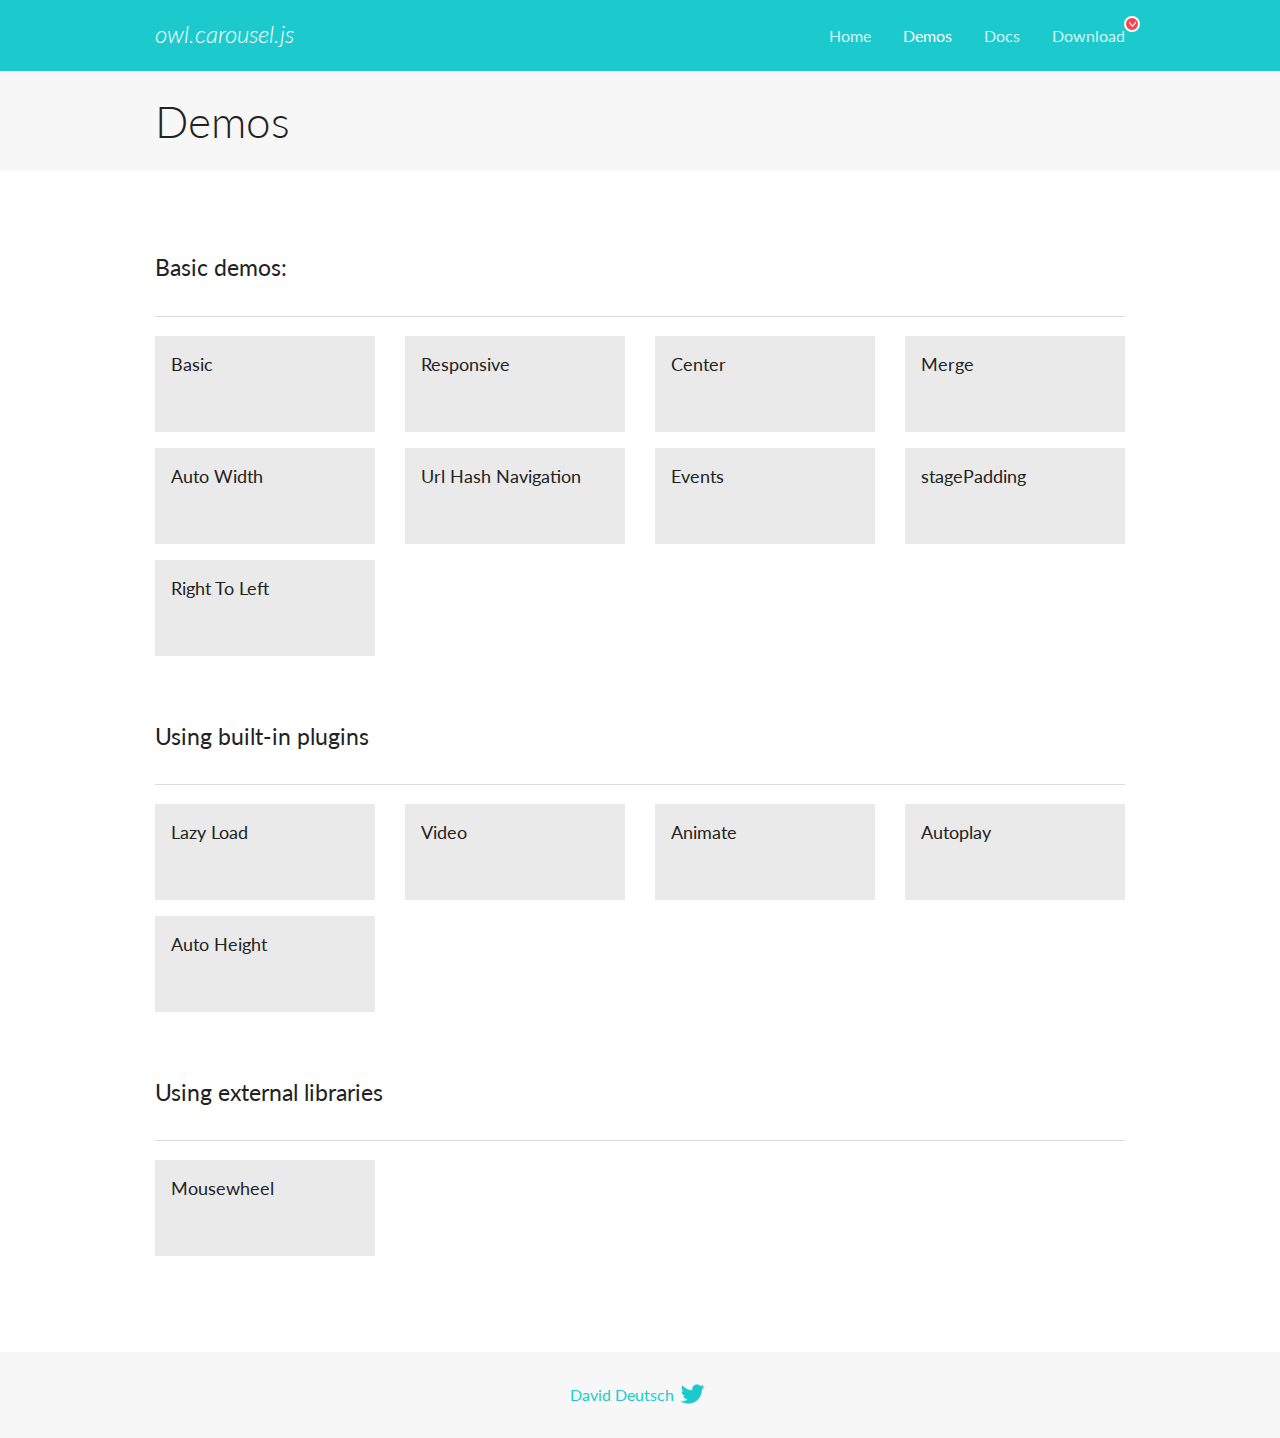
<file: carousel/docs/demos/demos.html>
<!DOCTYPE html>
<html lang="en">
  <head>

    <!-- head -->
    <meta charset="utf-8">
    <meta name="msapplication-tap-highlight" content="no" />
    <meta name="viewport" content="width=device-width, initial-scale=1.0" />
    <meta name="description" content="A list of Owl Carousel examples.">
    <meta name="author" content="David Deutsch">
    <title>
      Demos | Owl Carousel | 2.3.4
    </title>

    <!-- Stylesheets -->
    <link href='https://fonts.googleapis.com/css?family=Lato:300,400,700,400italic,300italic' rel='stylesheet' type='text/css'>
    <link rel="stylesheet" href="../assets/css/docs.theme.min.css">

    <!-- Owl Stylesheets -->
    <link rel="stylesheet" href="../assets/owlcarousel/assets/owl.carousel.min.css">
    <link rel="stylesheet" href="../assets/owlcarousel/assets/owl.theme.default.min.css">

    <!-- HTML5 shim and Respond.js IE8 support of HTML5 elements and media queries -->

    <!--[if lt IE 9]>
      <script src="https://oss.maxcdn.com/libs/html5shiv/3.7.0/html5shiv.js"></script>
      <script src="https://oss.maxcdn.com/libs/respond.js/1.3.0/respond.min.js"></script>
    <![endif]-->

    <!-- Favicons -->
    <link rel="apple-touch-icon-precomposed" sizes="144x144" href="../assets/ico/apple-touch-icon-144-precomposed.png">
    <link rel="shortcut icon" href="../assets/ico/favicon.png">
    <link rel="shortcut icon" href="favicon.ico">

    <!-- Yeah i know js should not be in header. Its required for demos.-->

    <!-- javascript -->
    <script src="../assets/vendors/jquery.min.js"></script>
    <script src="../assets/owlcarousel/owl.carousel.js"></script>
  </head>
  <body>

    <!-- header -->
    <header class="header">
      <div class="row">
        <div class="large-12 columns">
          <div class="brand left">
            <h3>
              <a href="/OwlCarousel2/">owl.carousel.js</a> 
            </h3>
          </div>
          <a id="toggle-nav" class="right">
            <span></span> <span></span> <span></span> 
          </a> 
          <div class="nav-bar">
            <ul class="clearfix">
              <li> <a href="/OwlCarousel2/index.html">Home</a>  </li>
              <li class="active">
                <a href="/OwlCarousel2/demos/demos.html">Demos</a> 
              </li>
              <li> <a href="/OwlCarousel2/docs/started-welcome.html">Docs</a>  </li>
              <li>
                <a href="https://github.com/OwlCarousel2/OwlCarousel2/archive/2.3.4.zip">Download</a> 
                <span class="download"></span> 
              </li>
            </ul>
          </div>
        </div>
      </div>
    </header>

    <!-- title -->
    <section class="title">
      <div class="row">
        <div class="large-12 columns">
          <h1>Demos</h1>
        </div>
      </div>
    </section>

    <!--  Demos -->
    <section id="demos">
      <div class="row">
        <div class="large-12 columns">
          <h4 id="basic-demos-">Basic demos:</h4>
          <hr>
          <div class="demo-list">
            <div class="row">
              <div class="small-6 medium-4 large-3 columns">
                <a href="basic.html" class="demo-block">
                  <h5>Basic </h5>
                </a> 
              </div>
              <div class="small-6 medium-4 large-3 columns">
                <a href="responsive.html" class="demo-block">
                  <h5>Responsive </h5>
                </a> 
              </div>
              <div class="small-6 medium-4 large-3 columns">
                <a href="center.html" class="demo-block">
                  <h5>Center </h5>
                </a> 
              </div>
              <div class="small-6 medium-4 large-3 columns">
                <a href="merge.html" class="demo-block">
                  <h5>Merge </h5>
                </a> 
              </div>
              <div class="small-6 medium-4 large-3 columns">
                <a href="autowidth.html" class="demo-block">
                  <h5>Auto Width </h5>
                </a> 
              </div>
              <div class="small-6 medium-4 large-3 columns">
                <a href="urlhashnav.html" class="demo-block">
                  <h5>Url Hash Navigation </h5>
                </a> 
              </div>
              <div class="small-6 medium-4 large-3 columns">
                <a href="events.html" class="demo-block">
                  <h5>Events </h5>
                </a> 
              </div>
              <div class="small-6 medium-4 large-3 columns">
                <a href="stagepadding.html" class="demo-block">
                  <h5>stagePadding </h5>
                </a> 
              </div>
              <div class="small-6 medium-4 large-3 columns">
                <a href="rtl.html" class="demo-block">
                  <h5>Right To Left </h5>
                </a> 
              </div>
            </div>
          </div>
          <h4 id="using-built-in-plugins">Using built-in plugins</h4>
          <hr>
          <div class="demo-list">
            <div class="row">
              <div class="small-6 medium-4 large-3 columns">
                <a href="lazyLoad.html" class="demo-block">
                  <h5>Lazy Load </h5>
                </a> 
              </div>
              <div class="small-6 medium-4 large-3 columns">
                <a href="video.html" class="demo-block">
                  <h5>Video </h5>
                </a> 
              </div>
              <div class="small-6 medium-4 large-3 columns">
                <a href="animate.html" class="demo-block">
                  <h5>Animate </h5>
                </a> 
              </div>
              <div class="small-6 medium-4 large-3 columns">
                <a href="autoplay.html" class="demo-block">
                  <h5>Autoplay </h5>
                </a> 
              </div>
              <div class="small-6 medium-4 large-3 columns">
                <a href="autoheight.html" class="demo-block">
                  <h5>Auto Height </h5>
                </a> 
              </div>
            </div>
          </div>
          <h4 id="using-external-libraries">Using external libraries</h4>
          <hr>
          <div class="demo-list">
            <div class="row">
              <div class="small-6 medium-4 large-3 columns">
                <a href="mousewheel.html" class="demo-block">
                  <h5>Mousewheel </h5>
                </a> 
              </div>
            </div>
          </div>
        </div>
      </div>
    </section>

    <!-- footer -->
    <footer class="footer">
      <div class="row">
        <div class="large-12 columns">
          <h5>
            <a href="/OwlCarousel2/docs/support-contact.html">David Deutsch</a> 
            <a id="custom-tweet-button" href="https://twitter.com/share?url=https://github.com/OwlCarousel2/OwlCarousel2&text=Owl Carousel - This is so awesome! " target="_blank"></a> 
          </h5>
        </div>
      </div>
    </footer>

    <!-- vendors -->
    <script src="../assets/vendors/highlight.js"></script>
    <script src="../assets/js/app.js"></script>
  </body>
</html>
</file>
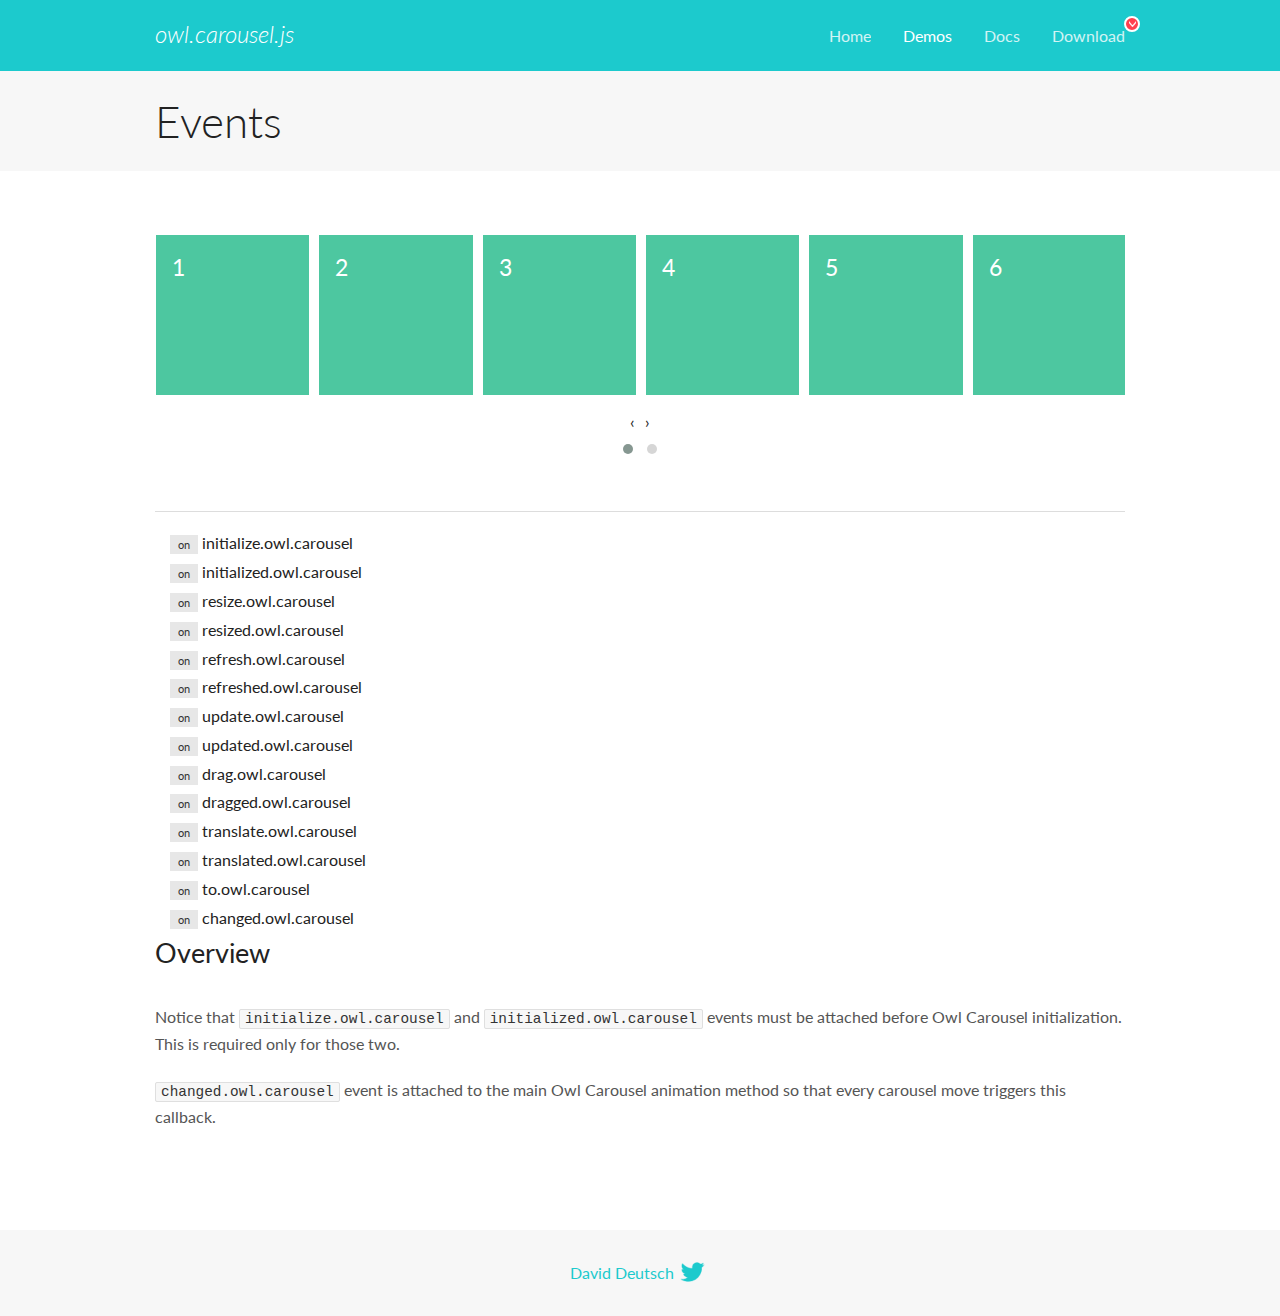
<file: carousel/docs/demos/events.html>
<!DOCTYPE html>
<html lang="en">
  <head>

    <!-- head -->
    <meta charset="utf-8">
    <meta name="msapplication-tap-highlight" content="no" />
    <meta name="viewport" content="width=device-width, initial-scale=1.0" />
    <meta name="description" content="Events usage demo">
    <meta name="author" content="David Deutsch">
    <title>
      Events Demo | Owl Carousel | 2.3.4
    </title>

    <!-- Stylesheets -->
    <link href='https://fonts.googleapis.com/css?family=Lato:300,400,700,400italic,300italic' rel='stylesheet' type='text/css'>
    <link rel="stylesheet" href="../assets/css/docs.theme.min.css">

    <!-- Owl Stylesheets -->
    <link rel="stylesheet" href="../assets/owlcarousel/assets/owl.carousel.min.css">
    <link rel="stylesheet" href="../assets/owlcarousel/assets/owl.theme.default.min.css">

    <!-- HTML5 shim and Respond.js IE8 support of HTML5 elements and media queries -->

    <!--[if lt IE 9]>
      <script src="https://oss.maxcdn.com/libs/html5shiv/3.7.0/html5shiv.js"></script>
      <script src="https://oss.maxcdn.com/libs/respond.js/1.3.0/respond.min.js"></script>
    <![endif]-->

    <!-- Favicons -->
    <link rel="apple-touch-icon-precomposed" sizes="144x144" href="../assets/ico/apple-touch-icon-144-precomposed.png">
    <link rel="shortcut icon" href="../assets/ico/favicon.png">
    <link rel="shortcut icon" href="favicon.ico">

    <!-- Yeah i know js should not be in header. Its required for demos.-->

    <!-- javascript -->
    <script src="../assets/vendors/jquery.min.js"></script>
    <script src="../assets/owlcarousel/owl.carousel.js"></script>
  </head>
  <body>

    <!-- header -->
    <header class="header">
      <div class="row">
        <div class="large-12 columns">
          <div class="brand left">
            <h3>
              <a href="/OwlCarousel2/">owl.carousel.js</a> 
            </h3>
          </div>
          <a id="toggle-nav" class="right">
            <span></span> <span></span> <span></span> 
          </a> 
          <div class="nav-bar">
            <ul class="clearfix">
              <li> <a href="/OwlCarousel2/index.html">Home</a>  </li>
              <li class="active">
                <a href="/OwlCarousel2/demos/demos.html">Demos</a> 
              </li>
              <li> <a href="/OwlCarousel2/docs/started-welcome.html">Docs</a>  </li>
              <li>
                <a href="https://github.com/OwlCarousel2/OwlCarousel2/archive/2.3.4.zip">Download</a> 
                <span class="download"></span> 
              </li>
            </ul>
          </div>
        </div>
      </div>
    </header>

    <!-- title -->
    <section class="title">
      <div class="row">
        <div class="large-12 columns">
          <h1>Events</h1>
        </div>
      </div>
    </section>

    <!--  Demos -->
    <section id="demos">
      <div class="row">
        <div class="large-12 columns">
          <div class="owl-carousel owl-theme">
            <div class="item">
              <h4>1</h4>
            </div>
            <div class="item">
              <h4>2</h4>
            </div>
            <div class="item">
              <h4>3</h4>
            </div>
            <div class="item">
              <h4>4</h4>
            </div>
            <div class="item">
              <h4>5</h4>
            </div>
            <div class="item">
              <h4>6</h4>
            </div>
            <div class="item">
              <h4>7</h4>
            </div>
            <div class="item">
              <h4>8</h4>
            </div>
            <div class="item">
              <h4>9</h4>
            </div>
            <div class="item">
              <h4>10</h4>
            </div>
            <div class="item">
              <h4>11</h4>
            </div>
            <div class="item">
              <h4>12</h4>
            </div>
          </div>
          <hr>
          <div class="large-12 columns callbacks">
            <div><span class="label secondary initialize">on</span>  initialize.owl.carousel </div>
            <div><span class="label secondary initialized">on</span>  initialized.owl.carousel </div>
            <div><span class="label secondary resize">on</span>  resize.owl.carousel </div>
            <div><span class="label secondary resized">on</span>  resized.owl.carousel </div>
            <div><span class="label secondary refresh">on</span>  refresh.owl.carousel </div>
            <div><span class="label secondary refreshed">on</span>  refreshed.owl.carousel </div>
            <div><span class="label secondary update">on</span>  update.owl.carousel </div>
            <div><span class="label secondary updated">on</span>  updated.owl.carousel </div>
            <div><span class="label secondary drag">on</span>  drag.owl.carousel </div>
            <div><span class="label secondary dragged">on</span>  dragged.owl.carousel </div>
            <div><span class="label secondary translate">on</span>  translate.owl.carousel </div>
            <div><span class="label secondary translated">on</span>  translated.owl.carousel </div>
            <div><span class="label secondary to">on</span>  to.owl.carousel </div>
            <div><span class="label secondary changed">on</span>  changed.owl.carousel </div>
          </div>
          <h3 id="overview">Overview</h3>
          <p>Notice that <code>initialize.owl.carousel</code> and <code>initialized.owl.carousel</code> events must be attached before Owl Carousel initialization. This is required only for those two.</p>
          <p><code>changed.owl.carousel</code> event is attached to the main Owl Carousel animation method so that every carousel move triggers this callback.</p>
          <script>
            jQuery(document).ready(function($) {
              var owl = $('.owl-carousel');
              owl.on('initialize.owl.carousel initialized.owl.carousel ' +
                'initialize.owl.carousel initialize.owl.carousel ' +
                'resize.owl.carousel resized.owl.carousel ' +
                'refresh.owl.carousel refreshed.owl.carousel ' +
                'update.owl.carousel updated.owl.carousel ' +
                'drag.owl.carousel dragged.owl.carousel ' +
                'translate.owl.carousel translated.owl.carousel ' +
                'to.owl.carousel changed.owl.carousel',
                function(e) {
                  $('.' + e.type)
                    .removeClass('secondary')
                    .addClass('success');
                  window.setTimeout(function() {
                    $('.' + e.type)
                      .removeClass('success')
                      .addClass('secondary');
                  }, 500);
                });
              owl.owlCarousel({
                loop: true,
                nav: true,
                lazyLoad: true,
                margin: 10,
                video: true,
                responsive: {
                  0: {
                    items: 1
                  },
                  600: {
                    items: 3
                  },
                  960: {
                    items: 5,
                  },
                  1200: {
                    items: 6
                  }
                }
              });
            });
          </script>
        </div>
      </div>
    </section>

    <!-- footer -->
    <footer class="footer">
      <div class="row">
        <div class="large-12 columns">
          <h5>
            <a href="/OwlCarousel2/docs/support-contact.html">David Deutsch</a> 
            <a id="custom-tweet-button" href="https://twitter.com/share?url=https://github.com/OwlCarousel2/OwlCarousel2&text=Owl Carousel - This is so awesome! " target="_blank"></a> 
          </h5>
        </div>
      </div>
    </footer>

    <!-- vendors -->
    <script src="../assets/vendors/highlight.js"></script>
    <script src="../assets/js/app.js"></script>
  </body>
</html>
</file>
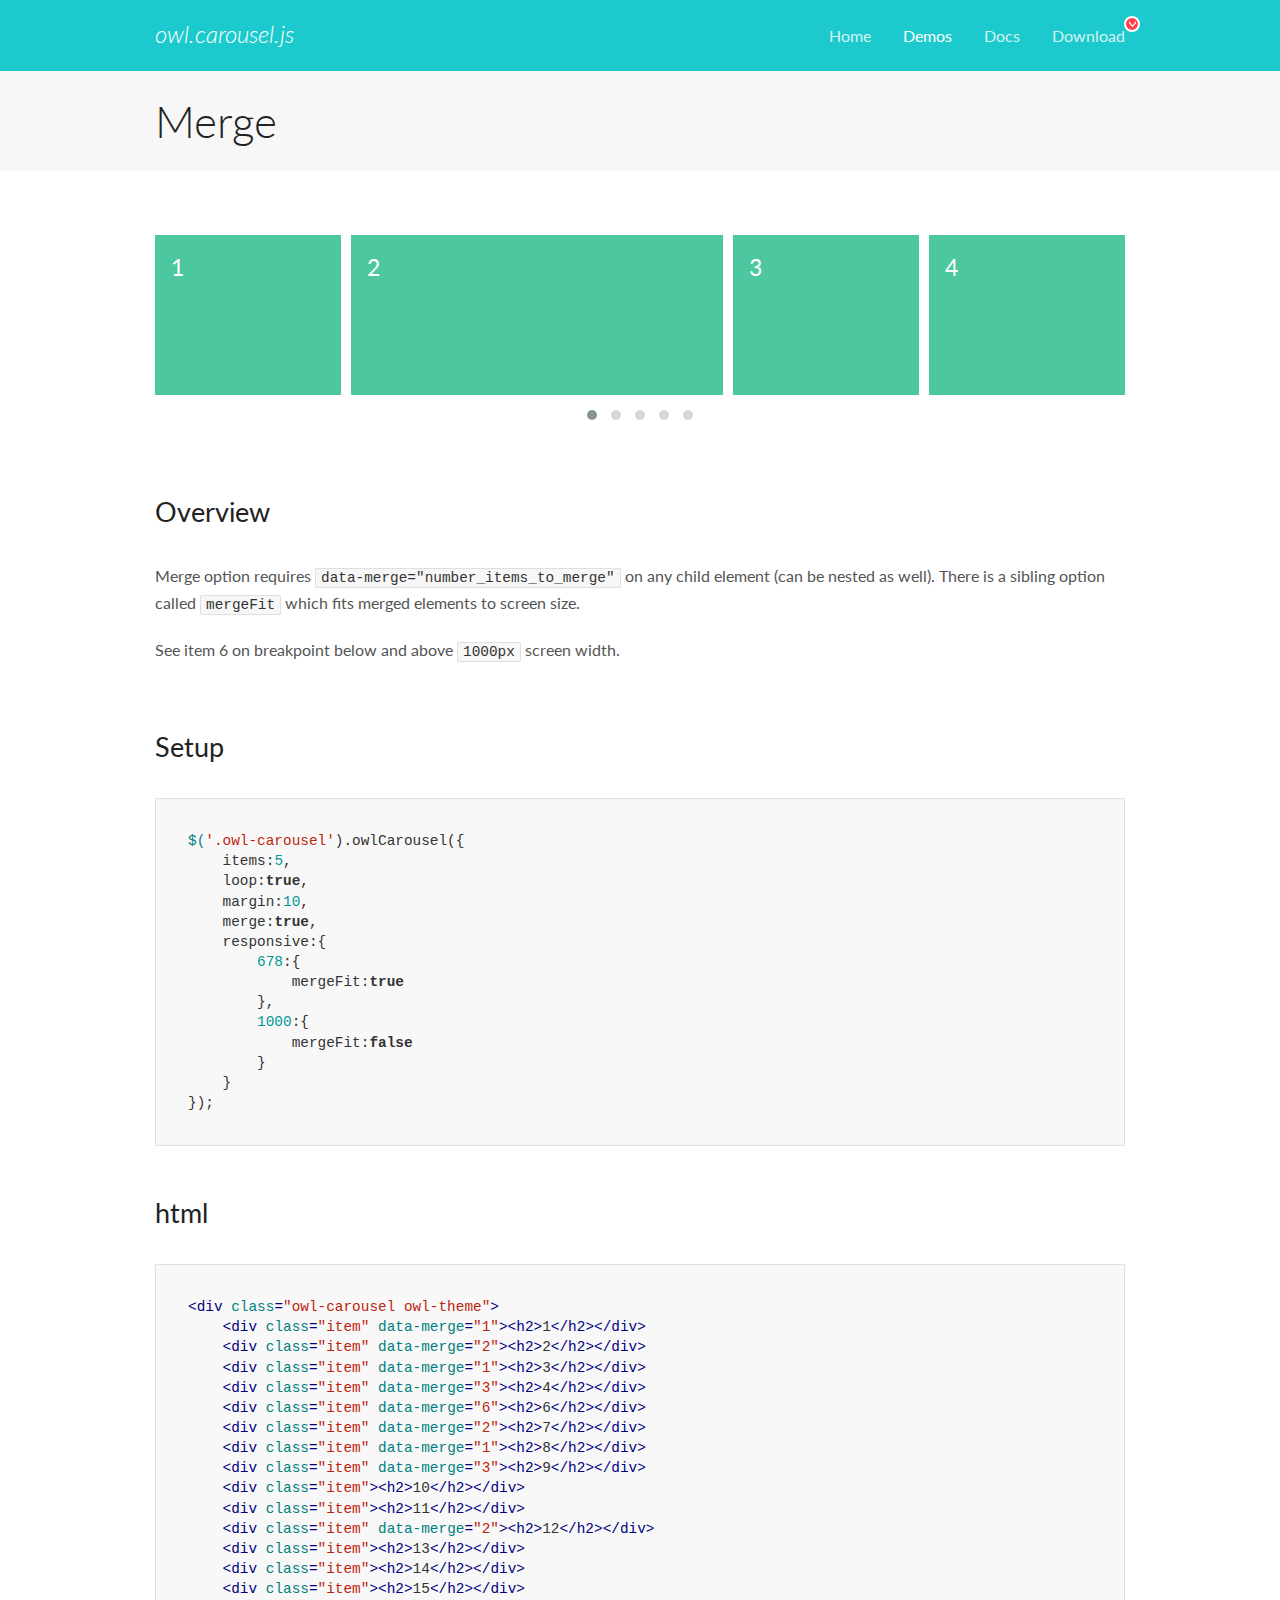
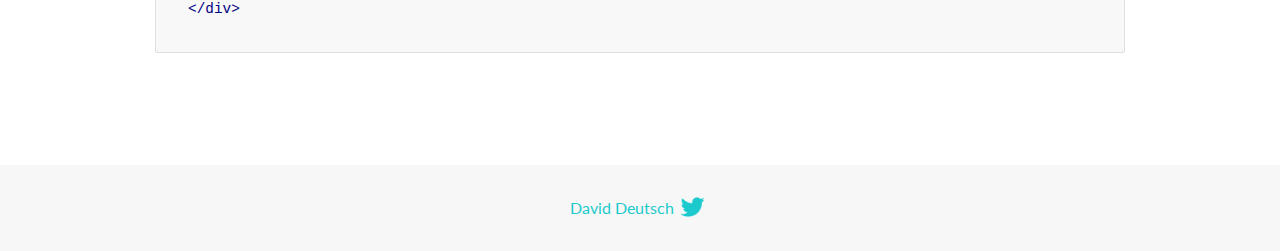
<file: carousel/docs/demos/merge.html>
<!DOCTYPE html>
<html lang="en">
  <head>

    <!-- head -->
    <meta charset="utf-8">
    <meta name="msapplication-tap-highlight" content="no" />
    <meta name="viewport" content="width=device-width, initial-scale=1.0" />
    <meta name="description" content="Merge Items">
    <meta name="author" content="David Deutsch">
    <title>
      Merge Demo | Owl Carousel | 2.3.4
    </title>

    <!-- Stylesheets -->
    <link href='https://fonts.googleapis.com/css?family=Lato:300,400,700,400italic,300italic' rel='stylesheet' type='text/css'>
    <link rel="stylesheet" href="../assets/css/docs.theme.min.css">

    <!-- Owl Stylesheets -->
    <link rel="stylesheet" href="../assets/owlcarousel/assets/owl.carousel.min.css">
    <link rel="stylesheet" href="../assets/owlcarousel/assets/owl.theme.default.min.css">

    <!-- HTML5 shim and Respond.js IE8 support of HTML5 elements and media queries -->

    <!--[if lt IE 9]>
      <script src="https://oss.maxcdn.com/libs/html5shiv/3.7.0/html5shiv.js"></script>
      <script src="https://oss.maxcdn.com/libs/respond.js/1.3.0/respond.min.js"></script>
    <![endif]-->

    <!-- Favicons -->
    <link rel="apple-touch-icon-precomposed" sizes="144x144" href="../assets/ico/apple-touch-icon-144-precomposed.png">
    <link rel="shortcut icon" href="../assets/ico/favicon.png">
    <link rel="shortcut icon" href="favicon.ico">

    <!-- Yeah i know js should not be in header. Its required for demos.-->

    <!-- javascript -->
    <script src="../assets/vendors/jquery.min.js"></script>
    <script src="../assets/owlcarousel/owl.carousel.js"></script>
  </head>
  <body>

    <!-- header -->
    <header class="header">
      <div class="row">
        <div class="large-12 columns">
          <div class="brand left">
            <h3>
              <a href="/OwlCarousel2/">owl.carousel.js</a> 
            </h3>
          </div>
          <a id="toggle-nav" class="right">
            <span></span> <span></span> <span></span> 
          </a> 
          <div class="nav-bar">
            <ul class="clearfix">
              <li> <a href="/OwlCarousel2/index.html">Home</a>  </li>
              <li class="active">
                <a href="/OwlCarousel2/demos/demos.html">Demos</a> 
              </li>
              <li> <a href="/OwlCarousel2/docs/started-welcome.html">Docs</a>  </li>
              <li>
                <a href="https://github.com/OwlCarousel2/OwlCarousel2/archive/2.3.4.zip">Download</a> 
                <span class="download"></span> 
              </li>
            </ul>
          </div>
        </div>
      </div>
    </header>

    <!-- title -->
    <section class="title">
      <div class="row">
        <div class="large-12 columns">
          <h1>Merge</h1>
        </div>
      </div>
    </section>

    <!--  Demos -->
    <section id="demos">
      <div class="row">
        <div class="large-12 columns">
          <div class="owl-carousel owl-theme">
            <div class="item" data-merge="1">
              <h4>1</h4>
            </div>
            <div class="item" data-merge="2">
              <h4>2</h4>
            </div>
            <div class="item" data-merge="1">
              <h4>3</h4>
            </div>
            <div class="item" data-merge="3">
              <h4>4</h4>
            </div>
            <div class="item" data-merge="6">
              <h4>6</h4>
            </div>
            <div class="item" data-merge="2">
              <h4>7</h4>
            </div>
            <div class="item" data-merge="1">
              <h4>8</h4>
            </div>
            <div class="item" data-merge="3">
              <h4>9</h4>
            </div>
            <div class="item">
              <h4>10</h4>
            </div>
            <div class="item">
              <h4>11</h4>
            </div>
            <div class="item" data-merge="2">
              <h4>12</h4>
            </div>
            <div class="item">
              <h4>13</h4>
            </div>
            <div class="item">
              <h4>14</h4>
            </div>
            <div class="item">
              <h4>15</h4>
            </div>
          </div>
          <h3 id="overview">Overview</h3>
          <p>Merge option requires <code>data-merge=&quot;number_items_to_merge&quot;</code> on any child element (can be nested as well). There is a sibling option called <code>mergeFit</code> which fits merged elements to screen size. </p>
          <p>See item 6 on breakpoint below and above <code>1000px</code> screen width.</p>
          <h3 id="setup">Setup</h3>
          <pre><code>$(&#39;.owl-carousel&#39;).owlCarousel({
    items:5,
    loop:true,
    margin:10,
    merge:true,
    responsive:{
        678:{
            mergeFit:true
        },
        1000:{
            mergeFit:false
        }
    }
});</code></pre>
          <h3 id="html">html</h3>
          <pre><code>&lt;div class=&quot;owl-carousel owl-theme&quot;&gt;
    &lt;div class=&quot;item&quot; data-merge=&quot;1&quot;&gt;&lt;h2&gt;1&lt;/h2&gt;&lt;/div&gt;
    &lt;div class=&quot;item&quot; data-merge=&quot;2&quot;&gt;&lt;h2&gt;2&lt;/h2&gt;&lt;/div&gt;
    &lt;div class=&quot;item&quot; data-merge=&quot;1&quot;&gt;&lt;h2&gt;3&lt;/h2&gt;&lt;/div&gt;
    &lt;div class=&quot;item&quot; data-merge=&quot;3&quot;&gt;&lt;h2&gt;4&lt;/h2&gt;&lt;/div&gt;
    &lt;div class=&quot;item&quot; data-merge=&quot;6&quot;&gt;&lt;h2&gt;6&lt;/h2&gt;&lt;/div&gt;
    &lt;div class=&quot;item&quot; data-merge=&quot;2&quot;&gt;&lt;h2&gt;7&lt;/h2&gt;&lt;/div&gt;
    &lt;div class=&quot;item&quot; data-merge=&quot;1&quot;&gt;&lt;h2&gt;8&lt;/h2&gt;&lt;/div&gt;
    &lt;div class=&quot;item&quot; data-merge=&quot;3&quot;&gt;&lt;h2&gt;9&lt;/h2&gt;&lt;/div&gt;
    &lt;div class=&quot;item&quot;&gt;&lt;h2&gt;10&lt;/h2&gt;&lt;/div&gt;
    &lt;div class=&quot;item&quot;&gt;&lt;h2&gt;11&lt;/h2&gt;&lt;/div&gt;
    &lt;div class=&quot;item&quot; data-merge=&quot;2&quot;&gt;&lt;h2&gt;12&lt;/h2&gt;&lt;/div&gt;
    &lt;div class=&quot;item&quot;&gt;&lt;h2&gt;13&lt;/h2&gt;&lt;/div&gt;
    &lt;div class=&quot;item&quot;&gt;&lt;h2&gt;14&lt;/h2&gt;&lt;/div&gt;
    &lt;div class=&quot;item&quot;&gt;&lt;h2&gt;15&lt;/h2&gt;&lt;/div&gt;
&lt;/div&gt;</code></pre>
          <script>
            $(document).ready(function() {
              $('.owl-carousel').owlCarousel({
                items: 5,
                loop: true,
                margin: 10,
                merge: true,
                responsive: {
                  678: {
                    mergeFit: true
                  },
                  1000: {
                    mergeFit: false
                  }
                }
              });
            })
          </script>
        </div>
      </div>
    </section>

    <!-- footer -->
    <footer class="footer">
      <div class="row">
        <div class="large-12 columns">
          <h5>
            <a href="/OwlCarousel2/docs/support-contact.html">David Deutsch</a> 
            <a id="custom-tweet-button" href="https://twitter.com/share?url=https://github.com/OwlCarousel2/OwlCarousel2&text=Owl Carousel - This is so awesome! " target="_blank"></a> 
          </h5>
        </div>
      </div>
    </footer>

    <!-- vendors -->
    <script src="../assets/vendors/highlight.js"></script>
    <script src="../assets/js/app.js"></script>
  </body>
</html>
</file>
<file: assets/css/style.css>
*{
    margin: 0px;
    padding: 0px;
    box-sizing: border-box;
   
}
p{
    font-family: 'Montserrat', sans-serif;
    font-weight: 600;
}
/* .navbar{
    top: fixed;
    box-shadow: rgb(rgb(165, 163, 163));
   

} */
.nav-item a{
    text-decoration: none;
    color: black;
    font-weight: 600;
    text-transform: uppercase;
    margin-right: 15px;
    transition: all 0.5ms;
    font-family: 'Montserrat', sans-serif;
}
.nav-item a:hover{
    color: rgb(20, 219, 20);
    
}
.navbar-brand img{
    height: 60px;
    width: 120px;
}
.search{
    height: 45px;
    outline: none;
    border: 1px solid rgb(20, 219, 20);
    background-color: transparent;
border-radius: 20px 0px 0px 20px;
border-right: none;
}

.btn1{
    height: 45px;
    outline: none;
    border: none;
    background-color: rgb(20, 219, 20);
    margin-right: 25px;
    text-transform: uppercase;
    border-radius: 0px 20px 20px 0px;
    color: white;
    transition: all 0.5s;
    
}
.btn1:hover{
    background-color: rgb(13, 172, 13);
}
.fa-bag-shopping{
    font-size: 30px;
    color: gray;
    cursor: pointer;
    padding-top: 5px;
    transition: all 0.4s;
}
.fa-bag-shopping:hover{
    color: rgb(20, 219, 20);
}
.navbar-toggler{
    color: black;
    font-size: 23px;
    display: block;
}
.navbar-toggler:focus{
    outline: none;
    box-shadow: none;
}
.main{
background: url(../image/image1.jpg)no-repeat;
    background-size: cover;
    height: 100vh;
    width: 100%;
}
.main h1{
    font-size: 5rem;

}
.main :nth-child(1){
    font-size: 18px;
    font-weight: 500;
}
.main p:nth-child(2){
    font-size: 18px;
    color:gray;
}
 .mbtn1{
    height: 45px;
    width: 25%;
    outline: none;
    border: none;
    color: white;
    background: rgb(20, 219, 20);
    border-radius: 50px;
    transition: all 0.4ms;
}
.mbtn1:hover{
    background-color: rgb(13, 172, 13);
}
.main .mbtn2{
    height: 45px;
    width: 25%;
    outline: none;
    border: 1px solid rgb(20, 219, 20);
    background-color: transparent;
    color: rgb(20, 219, 20);
border-radius: 50px;
transition: all 0.5ms;

}
.mbtn2:hover{
    background-color: rgb(13, 172, 13);
    border: none;
    color: white;
}
.line{
    height: 6px;
    width: 30%;
    background: rgb(20, 219, 20);
    
}
/* === about === */
.about{
    background: url(../image/image7.jpg)no-repeat;
    
    background-size: cover;  
    height: 100vh;
    width: 100%;
}
.about h1{
    font-size: 3rem;
    font-weight: bold;

}
.about p:nth-child(1){
    font-size: 18px;
    font-weight: 500;
    padding-top: 100px;
    
}
.about p:nth-child(2){
    font-size: 18px;
    color:gray;
}
/* ==== welcome ===  */
.line2{
    height: 6px;
    width: 30%;
    background-color: white;
    display: inline-block;
  margin-right: 50px;

}
.welcome{
    background: rgb(20, 219, 20);
}
.welcome h1{
    font-size: 3rem;
    font-weight: bold;
}
.welcome .card{
    border: none;
    border-radius: 0;
    cursor: pointer;

}
.welcome i{
    font-size: 45px;
    color: rgb(20, 219, 20);
    text-align: center;
}
.welcome h2{
    font-weight: lighter;
    padding: 10px 0px;

}
/* =======product====== */
.product h1{
    font-size: 3rem;
    font-weight: bold;

}
.product p:nth-child(1){
    font-size: 18px;
    font-weight: 500;
    
}
.product p:nth-child(2){
    font-size: 18px;
    color:gray;
}
.line3{
    height: 6px;
    width: 30%;
    background-color: rgb(20, 219, 20);
    display: inline-block;
  margin-right: 50px;

}
.star{
    text-align: end;
    color: orange;
}
.product .card{
    border: none;
    border-radius:0;
    cursor: pointer;
}
.product .card-body{
    border:1px dashed rgb(194, 194, 194);
}
.product .card-body img{
    width: 100%;
    height: 200px;
}
.product .card-body .btnc{
    margin-left: 25%;
}
.head1{
    font-weight: 400;
    margin: 0;
}
.par1{
    color: rgb(168.162,162);
}
.btnc{
    height: 50px;
    width:50%;
    outline: none;
    border: none;
    color: white;
    background: rgb(20, 219, 20);
    border-radius: 50px;
    border: 0 auto;
    display: block;
    transition: all 0.4s;
}
.btnc:hover{
    outline: none;
    border: 1px solid rgb(20, 219, 20);
    color: rgb(20, 219, 20);
    background: transparent;
    border-radius: 50px;
}
/* ==== discount === */
.discount{
    background: rgb(20, 219, 20);
    color: white;
}
.dbtn{
    height: 45px;
    width: 50%;
    outline: none;
    border: none;
    background: white;
    border-radius: 50px;
    margin: 0 auto;
    display: block;
    transition: all 0.4s;
    font-weight: lighter;
    color: black;
}
.dbtn:hover{
    background: rgb(145, 147, 148);
}
/* =======store====== */
.store h1{
    font-size: 3rem;
    font-weight: bold;

}
.store p:nth-child(1){
    font-size: 18px;
    font-weight: 500;
    
}
.store p:nth-child(2){
    font-size: 18px;
    color:gray;
}
.store i{
    font-size: 45px;
}
.store .card{
    border-radius: 0;
    border: none;
    transition: all 0.3s;
    cursor: pointer;

}
.store .card:hover{
    background: rgb(20, 219, 20);
    color: white;
}
/* ======seller======== */
.seller h1{
    font-size: 1.5rem;
    font-weight: bold;
}

.seller i {
    color: orange;
    font-size: 20px;
}
.seller .card{
    border-radius: 0;
    border: none;
}
/* =======contact======== */
/* .contact{
  background: url(../image/contact.jpg);
  background-size: cover;
  width: 100%;
} */
.contact{
    background-color: rgb(20, 219, 20);
}
.contact h1{
    font-size: 2rem;
    font-weight: 500;
    color: white;

}
.contact p{
    color: white;
}
.circle{
    height: 60px;
    width: 60px;
    border-radius: 100%;
    background: white;
    color: black;
    text-align: center;
    padding-top: 15px;
    font-size: 18px;
}
.contact input{
    height: 40px;
    width: 100%;
    border: none;
    outline: none;
    background-color: white;
    margin-top: 10px;
    padding: 10px;
}
.contact textarea{
    height: 100px;
    width: 100%;
    border: none;
    outline: none;
    background-color: white;
    margin-top: 10px;
    padding: 10px;
}
/* =====footer==== */
.footer{
    background: gray;

}
.s1{
    height: 40px;
    width: 40px;
    background-color: transparent;
    
    color: white;
    border-radius: 50%;
    display: inline-block;
    text-align: center;
    padding-top: 9px;
    margin-left: 10px;
    transition: all 0.3s;
    cursor: pointer;;
}
.s1:hover{
    background-color: rgb(20, 219, 20);
    border: none;
}
.footer p{
    color: aliceblue;
}
.s1 .bi-youtube{
    color: rgb(247, 80, 29);
}
.s1 .bi-facebook{
    color: rgb(47, 49, 218);
}
.s1 .bi-whatsapp{
    color: rgb(79, 230, 41);
}
.s1 .bi-instagram{
    color: rgb(218, 73, 47);
}
</file>
